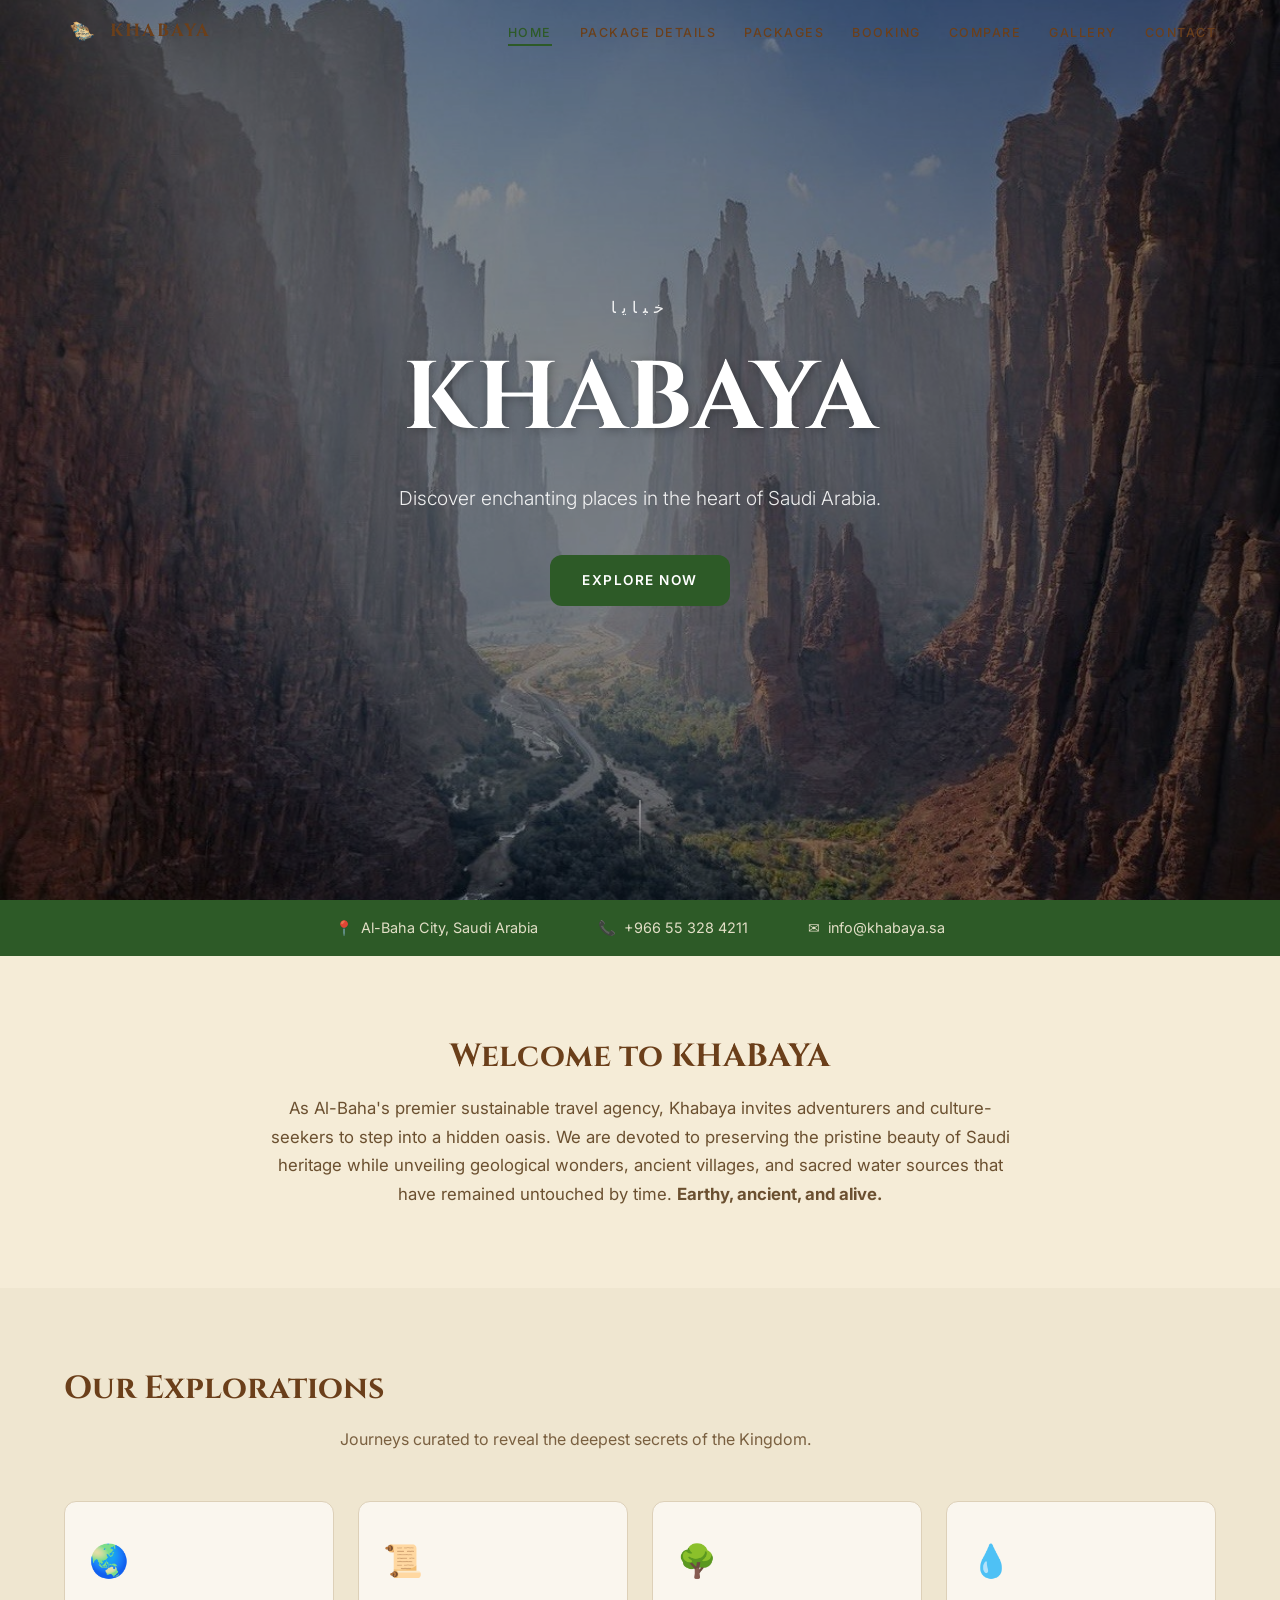
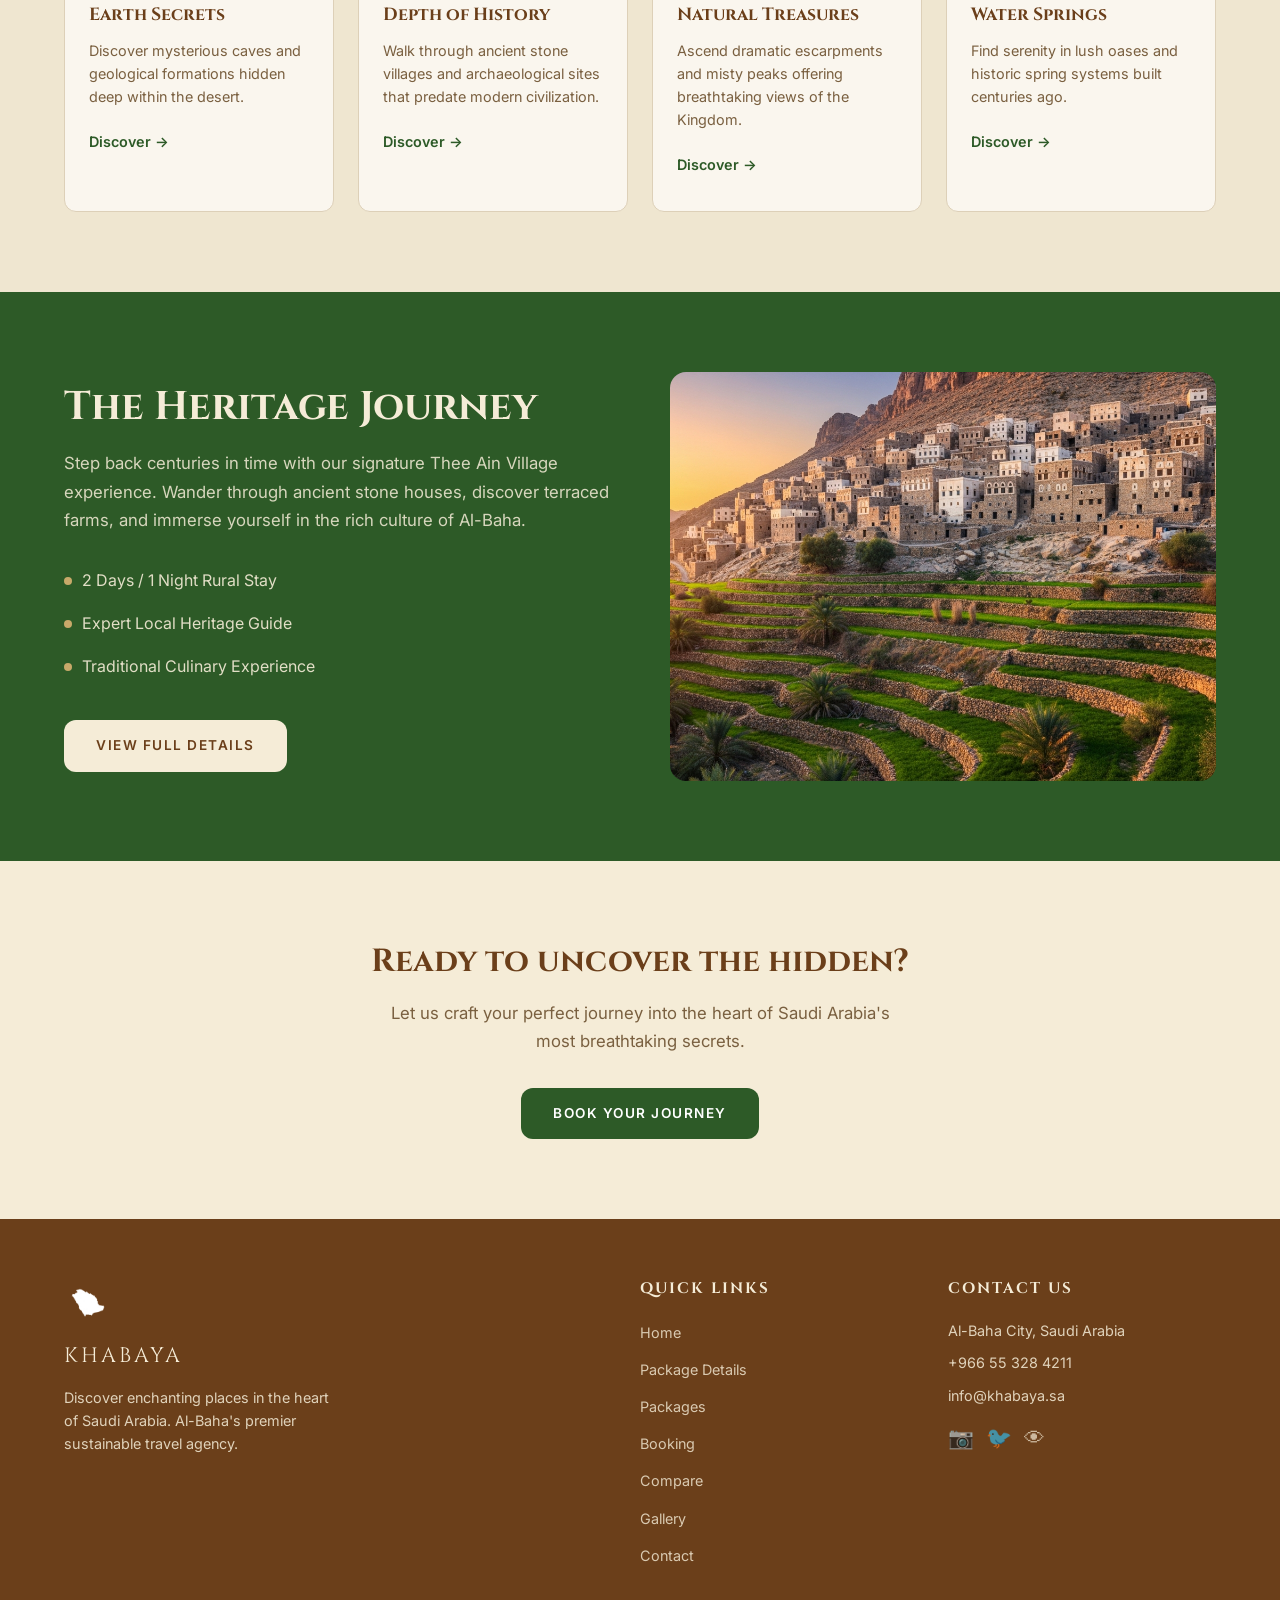
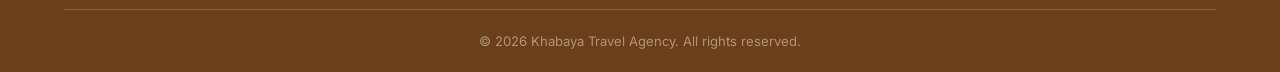
<file: index.html>
<!DOCTYPE html>
<html lang="en">

<head>
    <meta charset="UTF-8">
    <meta name="viewport" content="width=device-width, initial-scale=1.0">
    <title>KHABAYA - Saudi Travel & Tourism</title>
    <link rel="stylesheet" href="css/style.css">
    <link href="https://fonts.googleapis.com/css2?family=Cinzel:wght@400;600;700&family=Inter:wght@300;400;500;600&display=swap" rel="stylesheet">
</head>


<body>

    <!-- ======= شريط التنقل ======= -->
    <nav class="navbar" id="navbar">
        <div class="nav-container">
            <a href="index.html" class="nav-logo">
                <img src="images/logo.png" alt="Khabaya Logo">
                <span>KHABAYA</span>
            </a>
            <ul class="nav-links" id="navLinks">
                <li><a href="index.html" class="active">Home</a></li>
                <li><a href="package-details.html">Package Details</a></li>
                <li><a href="packages.html">Packages</a></li>
                <li><a href="booking.html">Booking</a></li>
                <li><a href="comparison.html">Compare</a></li>
                <li><a href="gallery.html">Gallery</a></li>
                <li><a href="contact.html">Contact</a></li>
            </ul>
            <button class="menu-btn" id="menuBtn" onclick="toggleMenu()">&#9776;</button>
        </div>
    </nav>

    <!-- ======= قسم الهيرو ======= -->
    <section class="hero">
        <div class="hero-overlay"></div>
        <img src="images/image.png" alt="Saudi Arabia" class="hero-img">
        <div class="hero-content">
            <p class="arabic-title">خبايا</p>
            <h1>KHABAYA</h1>
            <p class="hero-subtitle">Discover enchanting places in the heart of Saudi Arabia.</p>
            <a href="packages.html" class="btn-primary">Explore Now</a>
        </div>
        <div class="scroll-line"></div>
    </section>

    <!-- ======= معلومات التواصل والموقع ======= -->
    <section class="info-bar">
        <div class="container">
            <div class="info-bar-grid">
                <div class="info-bar-item">
                    <span>&#128205;</span>
                    <span>Al-Baha City, Saudi Arabia</span>
                </div>
                <div class="info-bar-item">
                    <span>&#128222;</span>
                    <span>+966 55 328 4211</span>
                </div>
                <div class="info-bar-item">
                    <span>&#9993;</span>
                    <span>info@khabaya.sa</span>
                </div>
            </div>
        </div>
    </section>

    <!-- ======= رسالة ترحيب ======= -->
    <section class="intro section-padding">
        <div class="container">
            <h2>Welcome to KHABAYA</h2>
            <p class="welcome-msg">
                As Al-Baha's premier sustainable travel agency, Khabaya invites adventurers and
                culture-seekers to step into a hidden oasis. We are devoted to preserving the pristine
                beauty of Saudi heritage while unveiling geological wonders, ancient villages, and sacred
                water sources that have remained untouched by time. <strong>Earthy, ancient, and alive.</strong>
            </p>
        </div>
    </section>

    <!-- ======= المجالات الأربعة ======= -->
    <section class="domains section-padding bg-light">
        <div class="container">
            <h2>Our Explorations</h2>
            <p class="section-subtitle">Journeys curated to reveal the deepest secrets of the Kingdom.</p>

            <div class="domains-grid">
                <div class="domain-card">
                    <div class="domain-icon">🌏</div>
                    <h3>Earth Secrets</h3>
                    <p>Discover mysterious caves and geological formations hidden deep within the desert.</p>
                    <a href="packages.html" class="card-link">Discover &rarr;</a>
                </div>
                <div class="domain-card">
                    <div class="domain-icon">📜</div>
                    <h3>Depth of History</h3>
                    <p>Walk through ancient stone villages and archaeological sites that predate modern civilization.</p>
                    <a href="packages.html" class="card-link">Discover &rarr;</a>
                </div>
                <div class="domain-card">
                    <div class="domain-icon">🌳</div>
                    <h3>Natural Treasures</h3>
                    <p>Ascend dramatic escarpments and misty peaks offering breathtaking views of the Kingdom.</p>
                    <a href="packages.html" class="card-link">Discover &rarr;</a>
                </div>
                <div class="domain-card">
                    <div class="domain-icon">💧</div>
                    <h3>Water Springs</h3>
                    <p>Find serenity in lush oases and historic spring systems built centuries ago.</p>
                    <a href="packages.html" class="card-link">Discover &rarr;</a>
                </div>
            </div>
        </div>
    </section>

    <!-- ======= الباقة المميزة ======= -->
    <section class="featured section-padding bg-green">
        <div class="container">
            <div class="featured-grid">
                <div class="featured-text">
                    <h2>The Heritage Journey</h2>
                    <p>
                        Step back centuries in time with our signature Thee Ain Village experience.
                        Wander through ancient stone houses, discover terraced farms, and immerse
                        yourself in the rich culture of Al-Baha.
                    </p>
                    <ul class="featured-list">
                        <li>2 Days / 1 Night Rural Stay</li>
                        <li>Expert Local Heritage Guide</li>
                        <li>Traditional Culinary Experience</li>
                    </ul>
                    <a href="package-details.html" class="btn-secondary">View Full Details</a>
                </div>
                <div class="featured-img-wrapper">
                    <img src="images/thee-ain.png" alt="Thee Ain Village">
                </div>
            </div>
        </div>
    </section>

    <!-- ======= CTA ======= -->
    <section class="cta section-padding">
        <div class="container text-center">
            <h2>Ready to uncover the hidden?</h2>
            <p>Let us craft your perfect journey into the heart of Saudi Arabia's most breathtaking secrets.</p>
            <a href="booking.html" class="btn-primary">Book Your Journey</a>
        </div>
    </section>

    <!-- ======= الفوتر ======= -->
    <footer class="footer">
        <div class="container">
            <div class="footer-grid">
                <div class="footer-brand">
                    <img src="images/logo.png" alt="Logo" class="footer-logo">
                    <span>KHABAYA</span>
                    <p>Discover enchanting places in the heart of Saudi Arabia. Al-Baha's premier sustainable travel agency.</p>
                </div>
                <div class="footer-links">
                    <h4>Quick Links</h4>
                    <ul>
                        <li><a href="index.html">Home</a></li>
                        <li><a href="package-details.html">Package Details</a></li>
                        <li><a href="packages.html">Packages</a></li>
                        <li><a href="booking.html">Booking</a></li>
                        <li><a href="comparison.html">Compare</a></li>
                        <li><a href="gallery.html">Gallery</a></li>
                        <li><a href="contact.html">Contact</a></li>
                    </ul>
                </div>
                <div class="footer-contact">
                    <h4>Contact Us</h4>
                    <p>Al-Baha City, Saudi Arabia</p>
                    <p>+966 55 328 4211</p>
                    <p>info@khabaya.sa</p>
                    <div class="social-links">
                        <a href="#" aria-label="Instagram">&#128247;</a>
                        <a href="#" aria-label="Twitter">&#128038;</a>
                        <a href="#" aria-label="Facebook">&#128065;</a>
                    </div>
                </div>
            </div>
            <div class="footer-bottom">
                <p>&copy; 2026 Khabaya Travel Agency. All rights reserved.</p>
            </div>
        </div>
    </footer>

    <script src="js/script.js"></script>
</body>
</html>
</file>
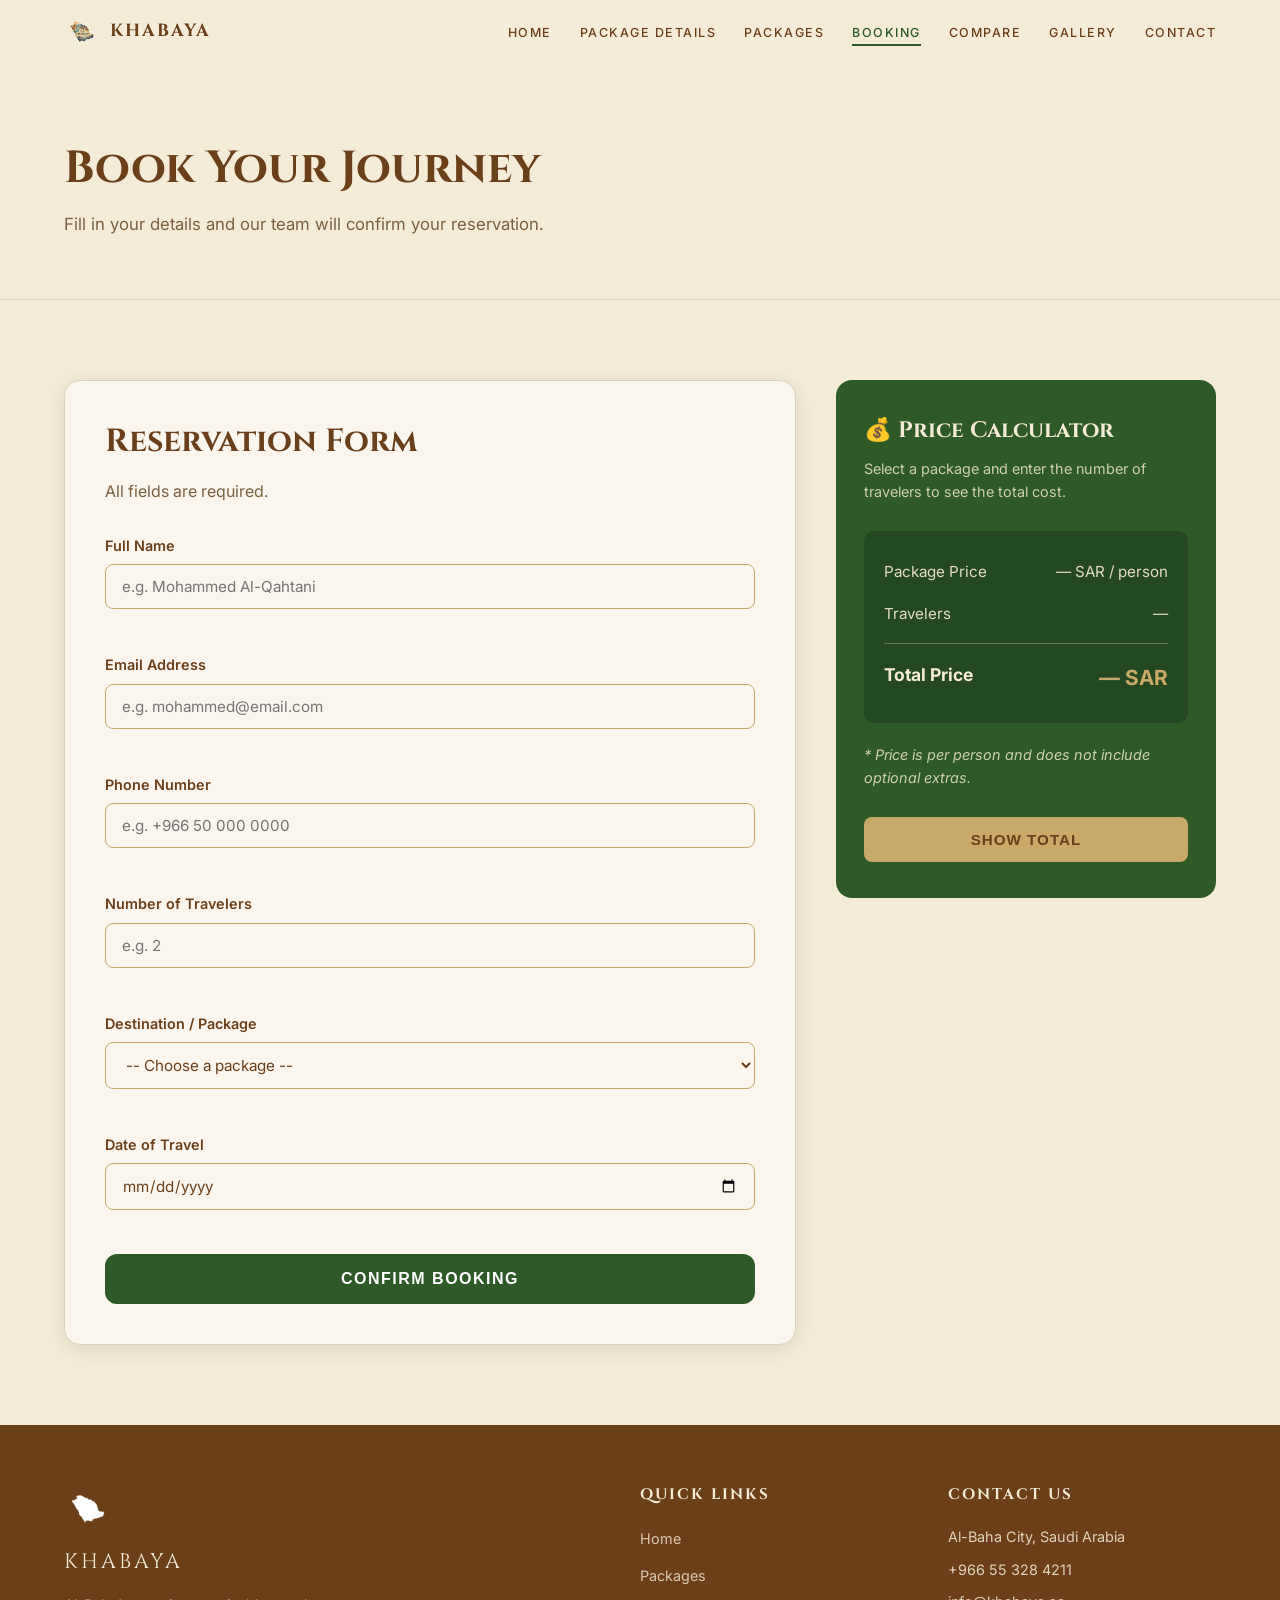
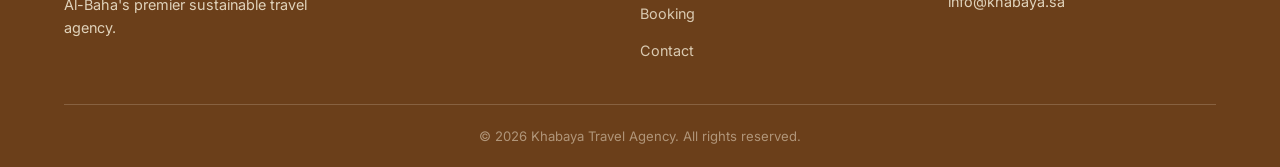
<file: booking.html>
<!DOCTYPE html>
<html lang="en">

<head>
    <meta charset="UTF-8">
    <meta name="viewport" content="width=device-width, initial-scale=1.0">
    <title>Booking - KHABAYA</title>
    <link rel="stylesheet" href="css/style.css">
    <link href="https://fonts.googleapis.com/css2?family=Cinzel:wght@400;600;700&family=Inter:wght@300;400;500;600&display=swap" rel="stylesheet">
</head>

<body>

    <!-- ======= شريط التنقل ======= -->
    <nav class="navbar scrolled" id="navbar">
        <div class="nav-container">
            <a href="index.html" class="nav-logo">
                <img src="images/logo.png" alt="Khabaya Logo">
                <span>KHABAYA</span>
            </a>
            <ul class="nav-links" id="navLinks">
                <li><a href="index.html">Home</a></li>
                <li><a href="package-details.html">Package Details</a></li>
                <li><a href="packages.html">Packages</a></li>
                <li><a href="booking.html" class="active">Booking</a></li>
                <li><a href="comparison.html">Compare</a></li>
                <li><a href="gallery.html">Gallery</a></li>
                <li><a href="contact.html">Contact</a></li>
            </ul>
            <button class="menu-btn" id="menuBtn" onclick="toggleMenu()">&#9776;</button>
        </div>
    </nav>

    <!-- ======= رأس الصفحة ======= -->
    <div class="page-header">
        <div class="container">
            <h1>Book Your Journey</h1>
            <p>Fill in your details and our team will confirm your reservation.</p>
        </div>
    </div>

    <!-- ======= نموذج الحجز مع الحاسبة ======= -->
    <section class="section-padding">
        <div class="container">
            <div class="booking-layout">

                <!-- ===== النموذج ===== -->
                <div class="booking-form-wrapper">
                    <h2>Reservation Form</h2>
                    <p style="color:#7a6040; margin-bottom:28px;">All fields are required.</p>

                    <form id="bookingForm" onsubmit="submitBookingForm(event)">

                        <!-- الاسم الكامل -->
                        <div class="form-group">
                            <label for="fullName">Full Name</label>
                            <input type="text" id="fullName" name="fullName"
                                   placeholder="e.g. Mohammed Al-Qahtani" required>
                            <span class="field-error" id="nameError"></span>
                        </div>

                        <!-- الإيميل -->
                        <div class="form-group">
                            <label for="email">Email Address</label>
                            <input type="email" id="email" name="email"
                                   placeholder="e.g. mohammed@email.com" required>
                            <span class="field-error" id="emailError"></span>
                        </div>

                        <!-- رقم الهاتف -->
                        <div class="form-group">
                            <label for="phone">Phone Number</label>
                            <input type="tel" id="phone" name="phone"
                                   placeholder="e.g. +966 50 000 0000" required>
                            <span class="field-error" id="phoneError"></span>
                        </div>

                        <!-- عدد المسافرين -->
                        <div class="form-group">
                            <label for="travelers">Number of Travelers</label>
                            <input type="number" id="travelers" name="travelers"
                                   placeholder="e.g. 2" min="1" max="20"
                                   oninput="calculatePrice()" required>
                            <span class="field-error" id="travelersError"></span>
                        </div>

                        <!-- اختيار الوجهة -->
                        <div class="form-group">
                            <label for="destination">Destination / Package</label>
                            <select id="destination" name="destination"
                                    onchange="calculatePrice(); showSelectedPackage()" required>
                                <option value="">-- Choose a package --</option>
                                <option value="secrets" data-price="350">Secrets — Heet Cave (350 SAR/person)</option>
                                <option value="heritage" data-price="550">Heritage — Thee Ain Village (550 SAR/person)</option>
                                <option value="islands" data-price="1300">Islands — Farasan Islands (1,300 SAR/person)</option>
                                <option value="earth" data-price="400">Earth Secrets — Al-Naslaa Rock (400 SAR/person)</option>
                                <option value="mountain" data-price="750">Natural Treasures — Shada Mountain (750 SAR/person)</option>
                                <option value="water" data-price="450">Water Springs — Al-Hasa Oasis (450 SAR/person)</option>
                            </select>
                            <span class="field-error" id="destError"></span>
                        </div>

                        <!-- رسالة تظهر عند اختيار باقة -->
                        <div id="pkgSelectedMsg" class="pkg-selected-msg" style="display:none;"></div>

                        <!-- تاريخ السفر -->
                        <div class="form-group">
                            <label for="travelDate">Date of Travel</label>
                            <input type="date" id="travelDate" name="travelDate" required>
                            <span class="field-error" id="dateError"></span>
                        </div>

                        <button type="submit" class="btn-primary btn-full" id="submitBtn">
                            Confirm Booking
                        </button>

                    </form>

                    <!-- رسالة النجاح -->
                    <div id="successMessage" class="success-message" style="display:none;">
                        &#10003; Thank you for your request! We will contact you soon.
                    </div>
                </div>

                <!-- ===== حاسبة السعر ===== -->
                <div class="calculator-box">
                    <h3>&#128176; Price Calculator</h3>
                    <p>Select a package and enter the number of travelers to see the total cost.</p>

                    <div class="calc-display">
                        <div class="calc-row">
                            <span>Package Price</span>
                            <span id="calcPricePerPerson">— SAR / person</span>
                        </div>
                        <div class="calc-row">
                            <span>Travelers</span>
                            <span id="calcTravelers">—</span>
                        </div>
                        <div class="calc-divider"></div>
                        <div class="calc-row calc-total">
                            <span>Total Price</span>
                            <span id="calcTotal">— SAR</span>
                        </div>
                    </div>

                    <p class="calc-note">* Price is per person and does not include optional extras.</p>

                    <!-- تغيير لون الزر عند التفاعل -->
                    <button class="btn-calc" id="calcBtn" onclick="highlightTotal()">
                        Show Total
                    </button>
                </div>

            </div>
        </div>
    </section>

    <!-- ======= الفوتر ======= -->
    <footer class="footer">
        <div class="container">
            <div class="footer-grid">
                <div class="footer-brand">
                    <img src="images/logo.png" alt="Logo" class="footer-logo">
                    <span>KHABAYA</span>
                    <p>Al-Baha's premier sustainable travel agency.</p>
                </div>
                <div class="footer-links">
                    <h4>Quick Links</h4>
                    <ul>
                        <li><a href="index.html">Home</a></li>
                        <li><a href="packages.html">Packages</a></li>
                        <li><a href="booking.html">Booking</a></li>
                        <li><a href="contact.html">Contact</a></li>
                    </ul>
                </div>
                <div class="footer-contact">
                    <h4>Contact Us</h4>
                    <p>Al-Baha City, Saudi Arabia</p>
                    <p>+966 55 328 4211</p>
                    <p>info@khabaya.sa</p>
                </div>
            </div>
            <div class="footer-bottom">
                <p>&copy; 2026 Khabaya Travel Agency. All rights reserved.</p>
            </div>
        </div>
    </footer>

    <script src="js/script.js"></script>
</body>
</html>
</file>
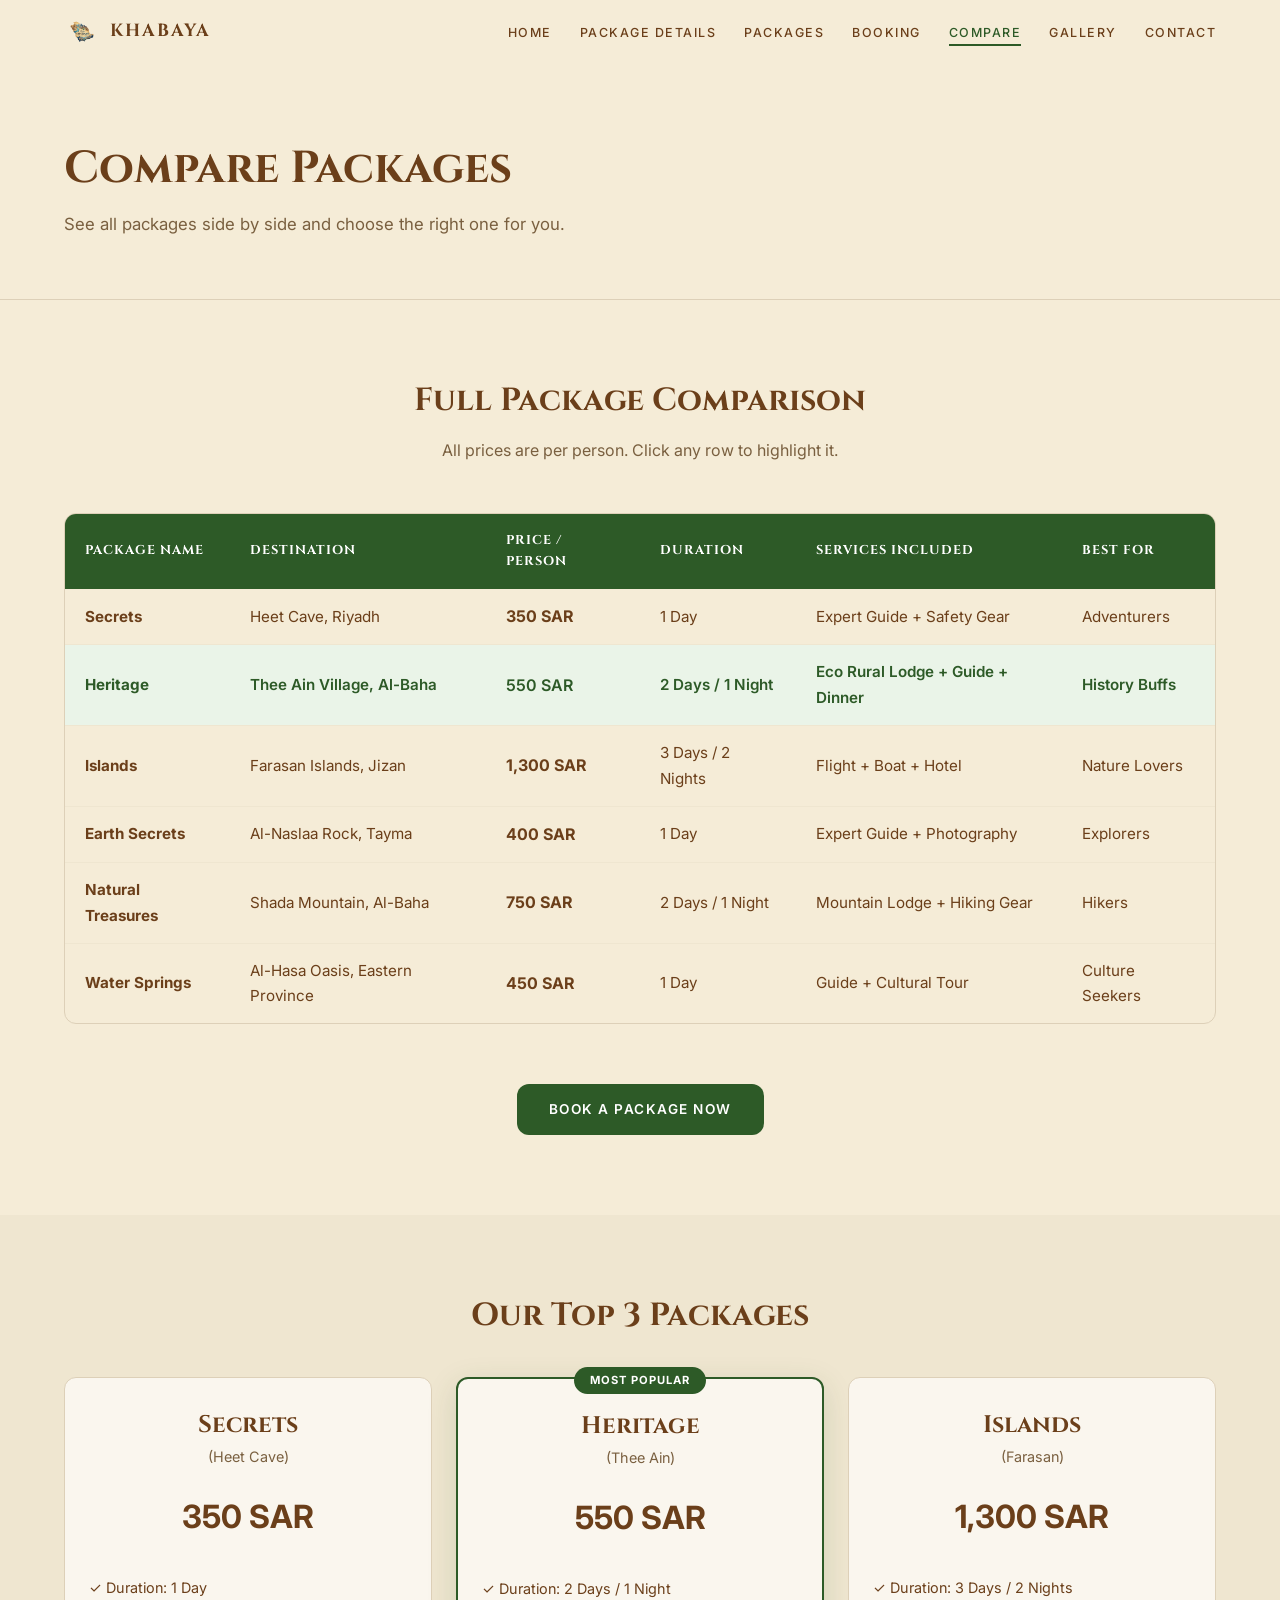
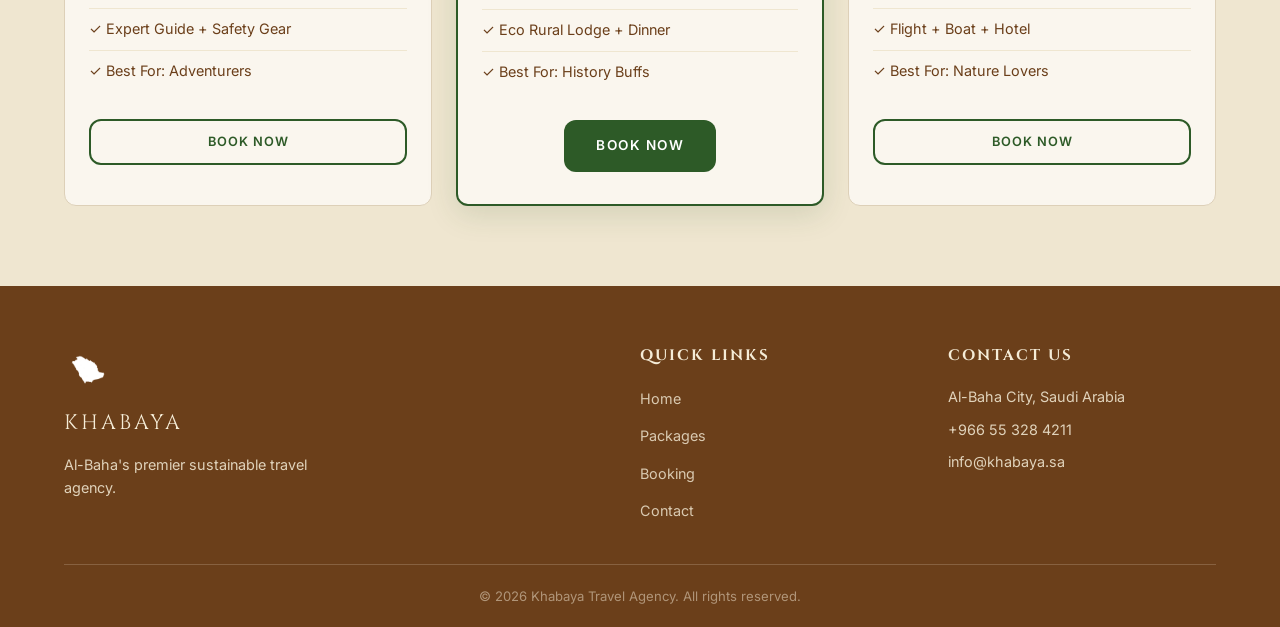
<file: comparison.html>
<!DOCTYPE html>
<html lang="en">

<head>
    <meta charset="UTF-8">
    <meta name="viewport" content="width=device-width, initial-scale=1.0">
    <title>Compare Packages - KHABAYA</title>
    <link rel="stylesheet" href="css/style.css">
    <link href="https://fonts.googleapis.com/css2?family=Cinzel:wght@400;600;700&family=Inter:wght@300;400;500;600&display=swap" rel="stylesheet">
</head>

<body>

    <!-- ======= شريط التنقل ======= -->
    <nav class="navbar scrolled" id="navbar">
        <div class="nav-container">
            <a href="index.html" class="nav-logo">
                <img src="images/logo.png" alt="Khabaya Logo">
                <span>KHABAYA</span>
            </a>
            <ul class="nav-links" id="navLinks">
                <li><a href="index.html">Home</a></li>
                <li><a href="package-details.html">Package Details</a></li>
                <li><a href="packages.html">Packages</a></li>
                <li><a href="booking.html">Booking</a></li>
                <li><a href="comparison.html" class="active">Compare</a></li>
                <li><a href="gallery.html">Gallery</a></li>
                <li><a href="contact.html">Contact</a></li>
            </ul>
            <button class="menu-btn" id="menuBtn" onclick="toggleMenu()">&#9776;</button>
        </div>
    </nav>

    <!-- ======= رأس الصفحة ======= -->
    <div class="page-header">
        <div class="container">
            <h1>Compare Packages</h1>
            <p>See all packages side by side and choose the right one for you.</p>
        </div>
    </div>

    <!-- ======= جدول المقارنة الكامل ======= -->
    <section class="section-padding">
        <div class="container">
            <h2 class="text-center">Full Package Comparison</h2>
            <p class="section-subtitle text-center">All prices are per person. Click any row to highlight it.</p>

            <div class="table-wrapper">
                <table class="comparison-table" id="compTable">
                    <thead>
                        <tr>
                            <th>Package Name</th>
                            <th>Destination</th>
                            <th>Price / Person</th>
                            <th>Duration</th>
                            <th>Services Included</th>
                            <th>Best For</th>
                        </tr>
                    </thead>
                    <tbody>
                        <tr onclick="highlightRow(this)">
                            <td><strong>Secrets</strong></td>
                            <td>Heet Cave, Riyadh</td>
                            <td class="price">350 SAR</td>
                            <td>1 Day</td>
                            <td>Expert Guide + Safety Gear</td>
                            <td>Adventurers</td>
                        </tr>
                        <tr class="highlighted-row" onclick="highlightRow(this)">
                            <td><strong>Heritage</strong></td>
                            <td>Thee Ain Village, Al-Baha</td>
                            <td class="price">550 SAR</td>
                            <td>2 Days / 1 Night</td>
                            <td>Eco Rural Lodge + Guide + Dinner</td>
                            <td>History Buffs</td>
                        </tr>
                        <tr onclick="highlightRow(this)">
                            <td><strong>Islands</strong></td>
                            <td>Farasan Islands, Jizan</td>
                            <td class="price">1,300 SAR</td>
                            <td>3 Days / 2 Nights</td>
                            <td>Flight + Boat + Hotel</td>
                            <td>Nature Lovers</td>
                        </tr>
                        <tr onclick="highlightRow(this)">
                            <td><strong>Earth Secrets</strong></td>
                            <td>Al-Naslaa Rock, Tayma</td>
                            <td class="price">400 SAR</td>
                            <td>1 Day</td>
                            <td>Expert Guide + Photography</td>
                            <td>Explorers</td>
                        </tr>
                        <tr onclick="highlightRow(this)">
                            <td><strong>Natural Treasures</strong></td>
                            <td>Shada Mountain, Al-Baha</td>
                            <td class="price">750 SAR</td>
                            <td>2 Days / 1 Night</td>
                            <td>Mountain Lodge + Hiking Gear</td>
                            <td>Hikers</td>
                        </tr>
                        <tr onclick="highlightRow(this)">
                            <td><strong>Water Springs</strong></td>
                            <td>Al-Hasa Oasis, Eastern Province</td>
                            <td class="price">450 SAR</td>
                            <td>1 Day</td>
                            <td>Guide + Cultural Tour</td>
                            <td>Culture Seekers</td>
                        </tr>
                    </tbody>
                </table>
            </div>

            <div class="text-center" style="margin-top: 40px;">
                <a href="booking.html" class="btn-primary">Book a Package Now</a>
            </div>
        </div>
    </section>

    <!-- ======= مقارنة البطاقات ======= -->
    <section class="section-padding bg-light">
        <div class="container">
            <h2 class="text-center">Our Top 3 Packages</h2>
            <div class="packages-grid" style="margin-top:40px;">

                <div class="package-card">
                    <h3>Secrets</h3>
                    <p class="pkg-subtitle">(Heet Cave)</p>
                    <p class="pkg-price">350 SAR</p>
                    <ul class="pkg-features">
                        <li>&#10003; Duration: 1 Day</li>
                        <li>&#10003; Expert Guide + Safety Gear</li>
                        <li>&#10003; Best For: Adventurers</li>
                    </ul>
                    <a href="booking.html" class="btn-outline">Book Now</a>
                </div>

                <div class="package-card popular">
                    <div class="popular-badge">Most Popular</div>
                    <h3>Heritage</h3>
                    <p class="pkg-subtitle">(Thee Ain)</p>
                    <p class="pkg-price">550 SAR</p>
                    <ul class="pkg-features">
                        <li>&#10003; Duration: 2 Days / 1 Night</li>
                        <li>&#10003; Eco Rural Lodge + Dinner</li>
                        <li>&#10003; Best For: History Buffs</li>
                    </ul>
                    <a href="booking.html" class="btn-primary">Book Now</a>
                </div>

                <div class="package-card">
                    <h3>Islands</h3>
                    <p class="pkg-subtitle">(Farasan)</p>
                    <p class="pkg-price">1,300 SAR</p>
                    <ul class="pkg-features">
                        <li>&#10003; Duration: 3 Days / 2 Nights</li>
                        <li>&#10003; Flight + Boat + Hotel</li>
                        <li>&#10003; Best For: Nature Lovers</li>
                    </ul>
                    <a href="booking.html" class="btn-outline">Book Now</a>
                </div>

            </div>
        </div>
    </section>

    <!-- ======= الفوتر ======= -->
    <footer class="footer">
        <div class="container">
            <div class="footer-grid">
                <div class="footer-brand">
                    <img src="images/logo.png" alt="Logo" class="footer-logo">
                    <span>KHABAYA</span>
                    <p>Al-Baha's premier sustainable travel agency.</p>
                </div>
                <div class="footer-links">
                    <h4>Quick Links</h4>
                    <ul>
                        <li><a href="index.html">Home</a></li>
                        <li><a href="packages.html">Packages</a></li>
                        <li><a href="booking.html">Booking</a></li>
                        <li><a href="contact.html">Contact</a></li>
                    </ul>
                </div>
                <div class="footer-contact">
                    <h4>Contact Us</h4>
                    <p>Al-Baha City, Saudi Arabia</p>
                    <p>+966 55 328 4211</p>
                    <p>info@khabaya.sa</p>
                </div>
            </div>
            <div class="footer-bottom">
                <p>&copy; 2026 Khabaya Travel Agency. All rights reserved.</p>
            </div>
        </div>
    </footer>

    <script src="js/script.js"></script>
</body>
</html>
</file>
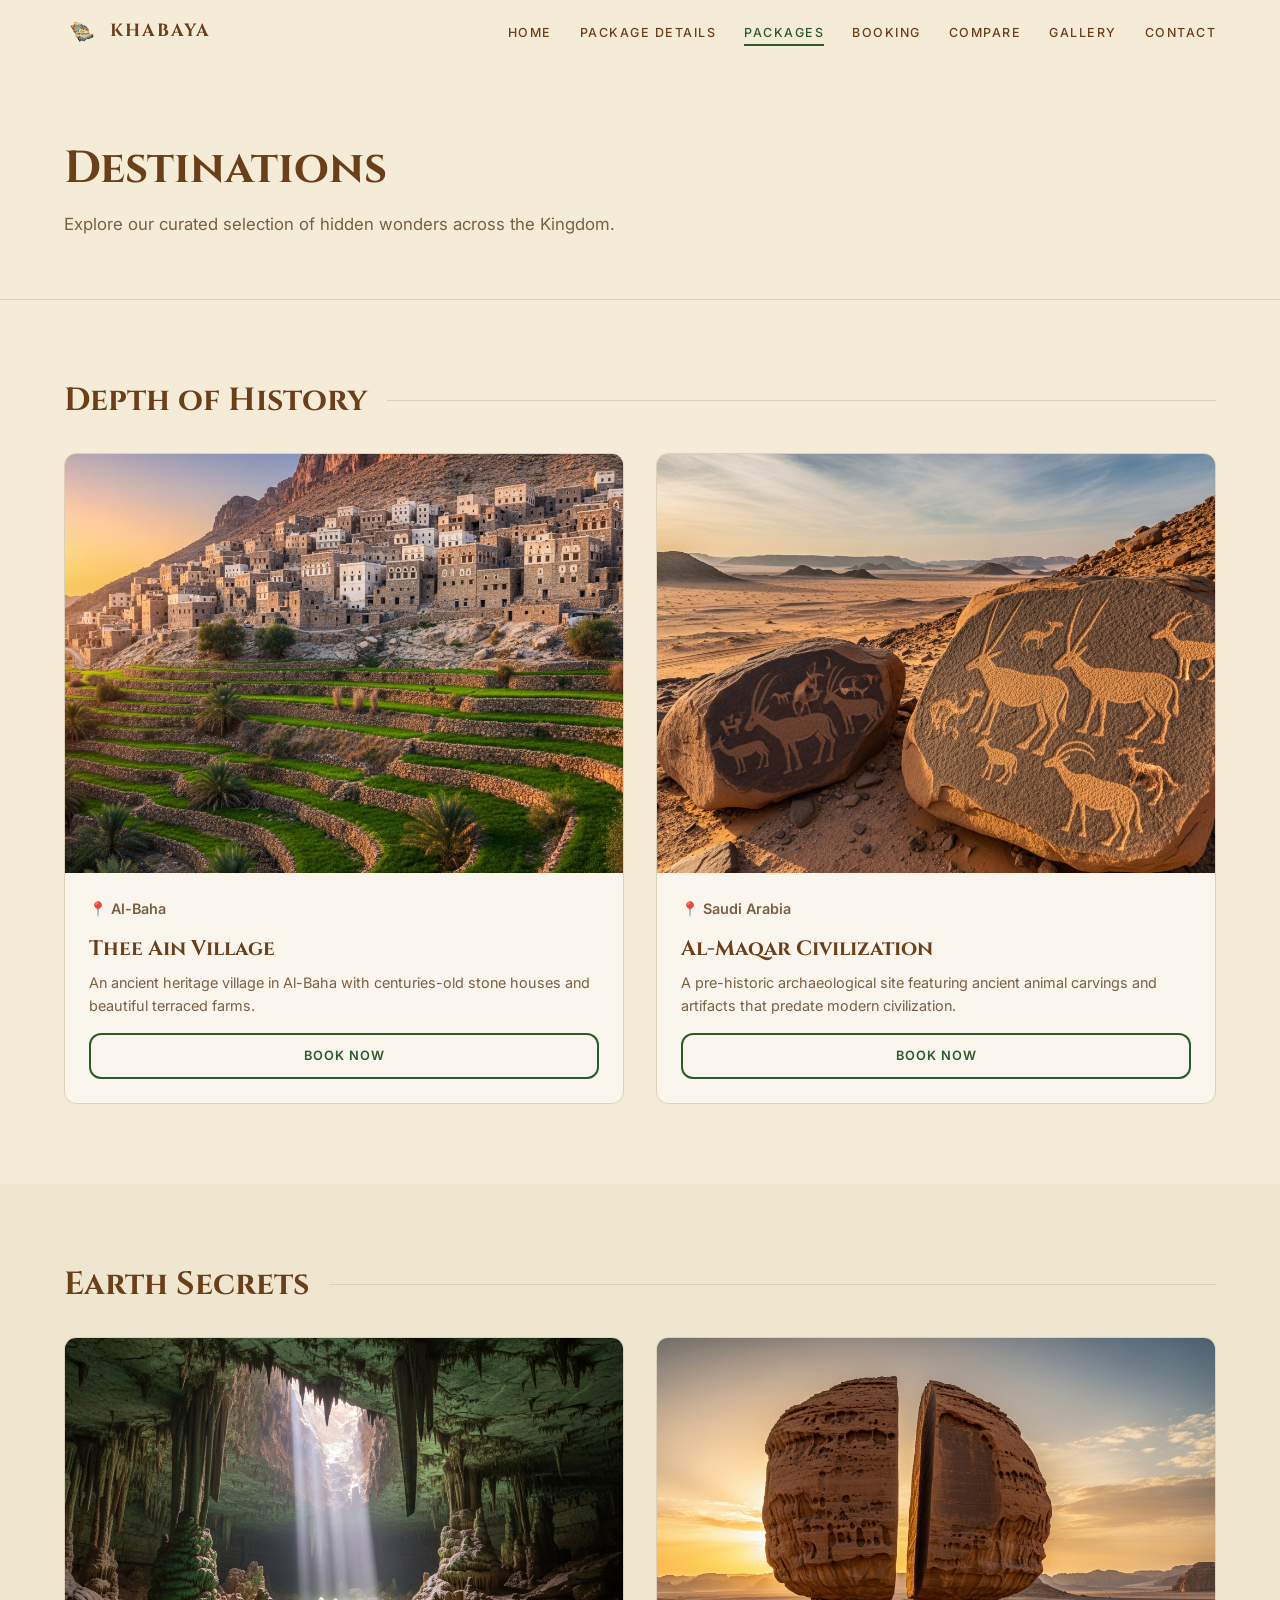
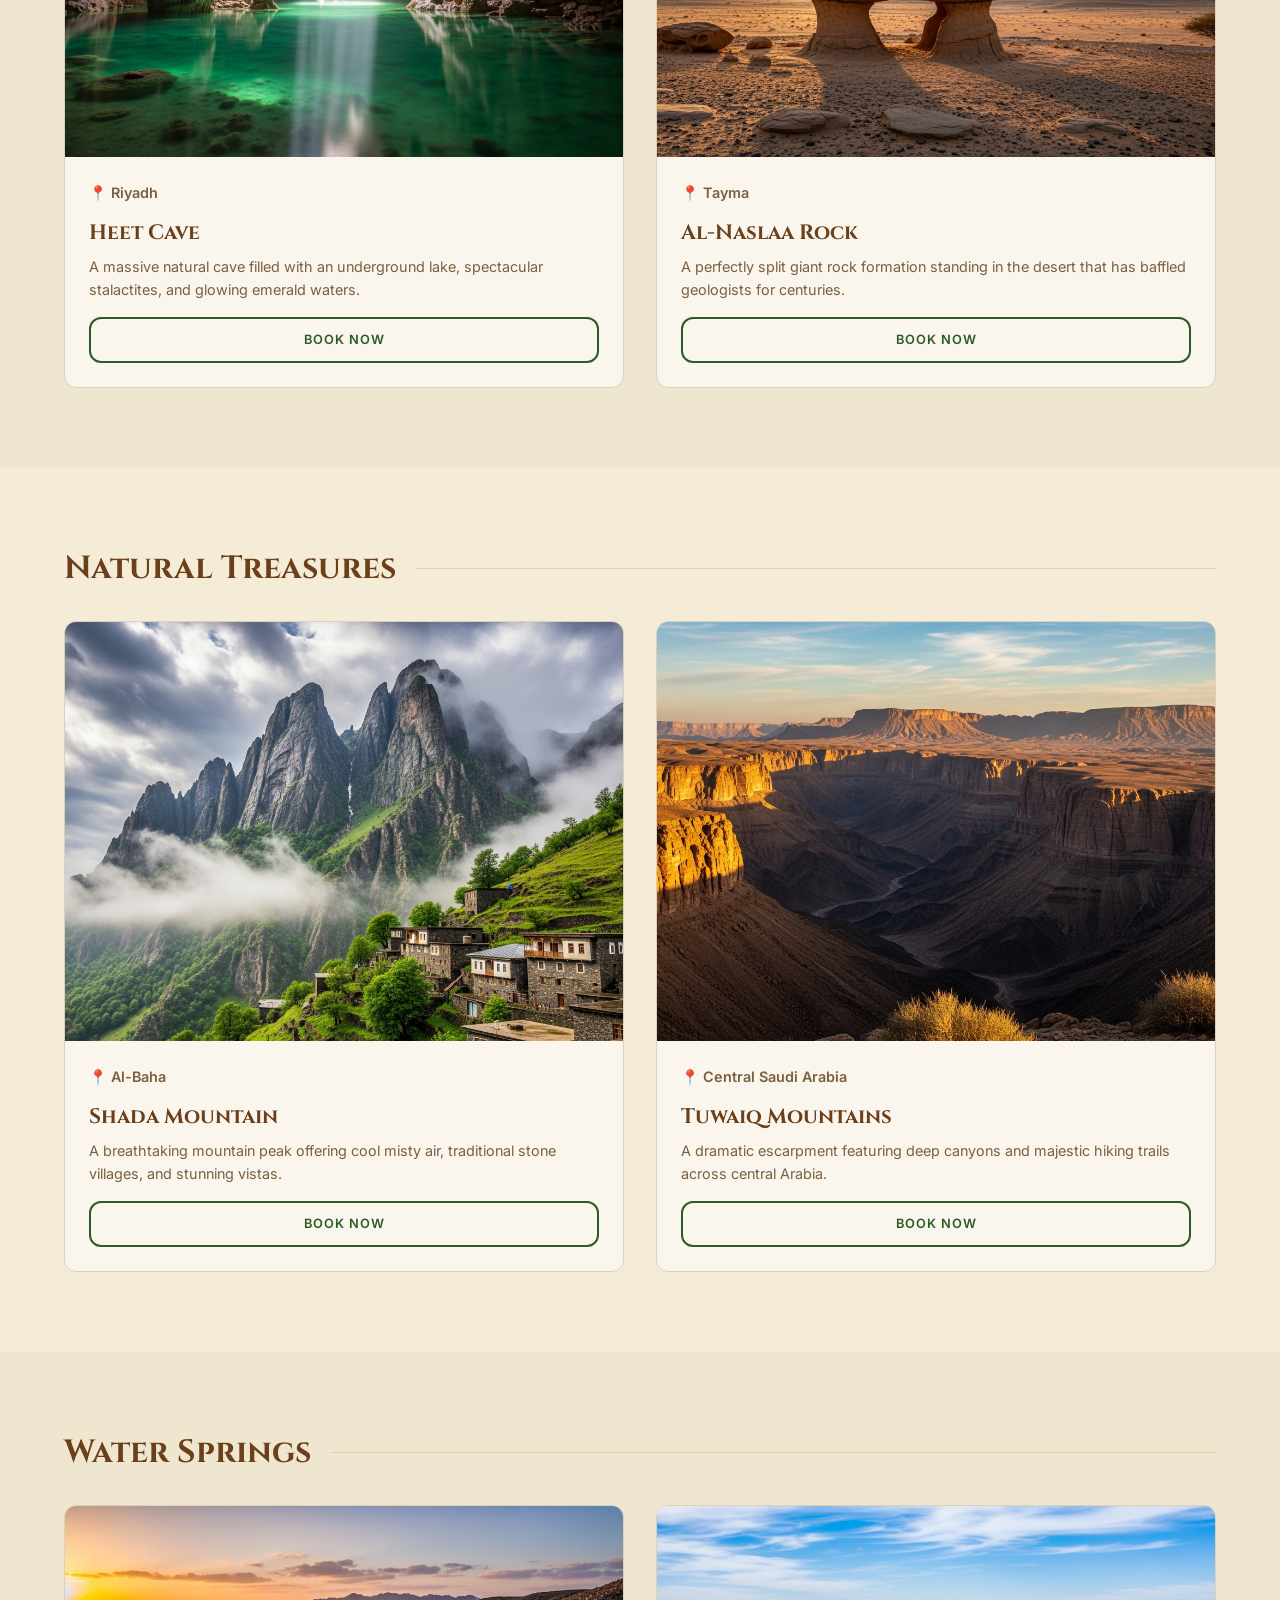
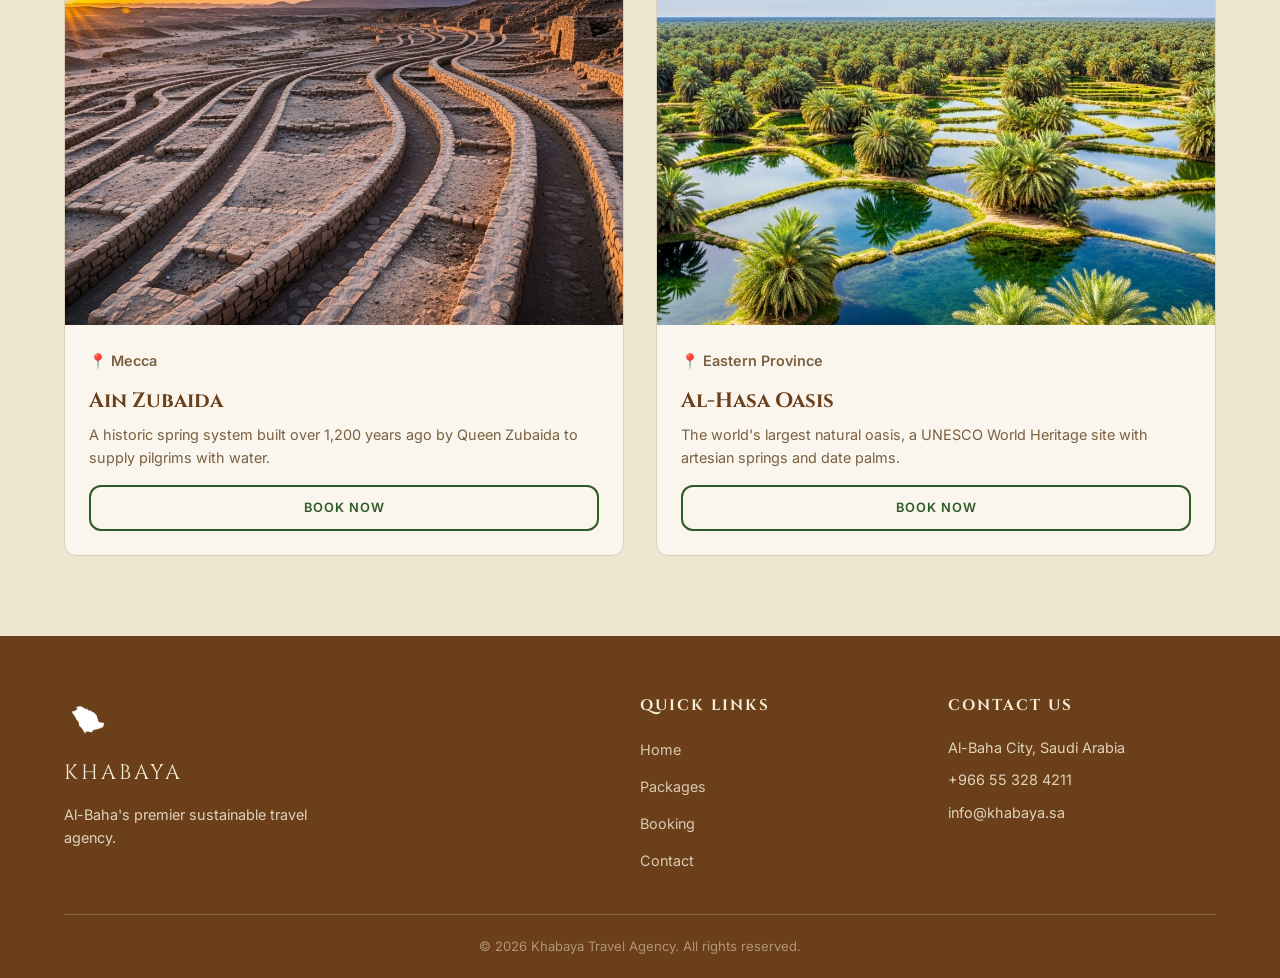
<file: destinations.html>
<!DOCTYPE html>
<html lang="en">

<head>
    <meta charset="UTF-8">
    <meta name="viewport" content="width=device-width, initial-scale=1.0">
    <title>Destinations - KHABAYA</title>
    <link rel="stylesheet" href="css/style.css">
    <link href="https://fonts.googleapis.com/css2?family=Cinzel:wght@400;600;700&family=Inter:wght@300;400;500;600&display=swap" rel="stylesheet">
</head>

<body>

    <nav class="navbar scrolled" id="navbar">
        <div class="nav-container">
            <a href="index.html" class="nav-logo">
                <img src="images/logo.png" alt="Khabaya Logo">
                <span>KHABAYA</span>
            </a>
            <ul class="nav-links" id="navLinks">
                <li><a href="index.html">Home</a></li>
                <li><a href="package-details.html">Package Details</a></li>
                <li><a href="packages.html" class="active">Packages</a></li>
                <li><a href="booking.html">Booking</a></li>
                <li><a href="comparison.html">Compare</a></li>
                <li><a href="gallery.html">Gallery</a></li>
                <li><a href="contact.html">Contact</a></li>
            </ul>
            <button class="menu-btn" id="menuBtn" onclick="toggleMenu()">&#9776;</button>
        </div>
    </nav>

    <div class="page-header">
        <div class="container">
            <h1>Destinations</h1>
            <p>Explore our curated selection of hidden wonders across the Kingdom.</p>
        </div>
    </div>

    <section class="dest-section section-padding">
        <div class="container">
            <div class="section-title-line"><h2>Depth of History</h2></div>
            <div class="cards-grid">
                <div class="dest-card">
                    <div class="card-img-wrapper"><img src="images/thee-ain.png" alt="Thee Ain Village"></div>
                    <div class="card-body">
                        <p class="card-location">&#128205; Al-Baha</p>
                        <h3>Thee Ain Village</h3>
                        <p>An ancient heritage village in Al-Baha with centuries-old stone houses and beautiful terraced farms.</p>
                        <a href="booking.html" class="btn-outline">Book Now</a>
                    </div>
                </div>
                <div class="dest-card">
                    <div class="card-img-wrapper"><img src="images/al-maqar.png" alt="Al-Maqar Civilization"></div>
                    <div class="card-body">
                        <p class="card-location">&#128205; Saudi Arabia</p>
                        <h3>Al-Maqar Civilization</h3>
                        <p>A pre-historic archaeological site featuring ancient animal carvings and artifacts that predate modern civilization.</p>
                        <a href="booking.html" class="btn-outline">Book Now</a>
                    </div>
                </div>
            </div>
        </div>
    </section>

    <section class="dest-section section-padding bg-light">
        <div class="container">
            <div class="section-title-line"><h2>Earth Secrets</h2></div>
            <div class="cards-grid">
                <div class="dest-card">
                    <div class="card-img-wrapper"><img src="images/heet-cave.png" alt="Heet Cave"></div>
                    <div class="card-body">
                        <p class="card-location">&#128205; Riyadh</p>
                        <h3>Heet Cave</h3>
                        <p>A massive natural cave filled with an underground lake, spectacular stalactites, and glowing emerald waters.</p>
                        <a href="booking.html" class="btn-outline">Book Now</a>
                    </div>
                </div>
                <div class="dest-card">
                    <div class="card-img-wrapper"><img src="images/al-naslaa.png" alt="Al-Naslaa Rock"></div>
                    <div class="card-body">
                        <p class="card-location">&#128205; Tayma</p>
                        <h3>Al-Naslaa Rock</h3>
                        <p>A perfectly split giant rock formation standing in the desert that has baffled geologists for centuries.</p>
                        <a href="booking.html" class="btn-outline">Book Now</a>
                    </div>
                </div>
            </div>
        </div>
    </section>

    <section class="dest-section section-padding">
        <div class="container">
            <div class="section-title-line"><h2>Natural Treasures</h2></div>
            <div class="cards-grid">
                <div class="dest-card">
                    <div class="card-img-wrapper"><img src="images/shada-mountain.png" alt="Shada Mountain"></div>
                    <div class="card-body">
                        <p class="card-location">&#128205; Al-Baha</p>
                        <h3>Shada Mountain</h3>
                        <p>A breathtaking mountain peak offering cool misty air, traditional stone villages, and stunning vistas.</p>
                        <a href="booking.html" class="btn-outline">Book Now</a>
                    </div>
                </div>
                <div class="dest-card">
                    <div class="card-img-wrapper"><img src="images/tuwaiq-mountains.png" alt="Tuwaiq Mountains"></div>
                    <div class="card-body">
                        <p class="card-location">&#128205; Central Saudi Arabia</p>
                        <h3>Tuwaiq Mountains</h3>
                        <p>A dramatic escarpment featuring deep canyons and majestic hiking trails across central Arabia.</p>
                        <a href="booking.html" class="btn-outline">Book Now</a>
                    </div>
                </div>
            </div>
        </div>
    </section>

    <section class="dest-section section-padding bg-light">
        <div class="container">
            <div class="section-title-line"><h2>Water Springs</h2></div>
            <div class="cards-grid">
                <div class="dest-card">
                    <div class="card-img-wrapper"><img src="images/ain-zubaida.png" alt="Ain Zubaida"></div>
                    <div class="card-body">
                        <p class="card-location">&#128205; Mecca</p>
                        <h3>Ain Zubaida</h3>
                        <p>A historic spring system built over 1,200 years ago by Queen Zubaida to supply pilgrims with water.</p>
                        <a href="booking.html" class="btn-outline">Book Now</a>
                    </div>
                </div>
                <div class="dest-card">
                    <div class="card-img-wrapper"><img src="images/al-hasa.png" alt="Al-Hasa Oasis"></div>
                    <div class="card-body">
                        <p class="card-location">&#128205; Eastern Province</p>
                        <h3>Al-Hasa Oasis</h3>
                        <p>The world's largest natural oasis, a UNESCO World Heritage site with artesian springs and date palms.</p>
                        <a href="booking.html" class="btn-outline">Book Now</a>
                    </div>
                </div>
            </div>
        </div>
    </section>

    <footer class="footer">
        <div class="container">
            <div class="footer-grid">
                <div class="footer-brand">
                    <img src="images/logo.png" alt="Logo" class="footer-logo">
                    <span>KHABAYA</span>
                    <p>Al-Baha's premier sustainable travel agency.</p>
                </div>
                <div class="footer-links">
                    <h4>Quick Links</h4>
                    <ul>
                        <li><a href="index.html">Home</a></li>
                        <li><a href="packages.html">Packages</a></li>
                        <li><a href="booking.html">Booking</a></li>
                        <li><a href="contact.html">Contact</a></li>
                    </ul>
                </div>
                <div class="footer-contact">
                    <h4>Contact Us</h4>
                    <p>Al-Baha City, Saudi Arabia</p>
                    <p>+966 55 328 4211</p>
                    <p>info@khabaya.sa</p>
                </div>
            </div>
            <div class="footer-bottom">
                <p>&copy; 2026 Khabaya Travel Agency. All rights reserved.</p>
            </div>
        </div>
    </footer>

    <script src="js/script.js"></script>
</body>
</html>
</file>
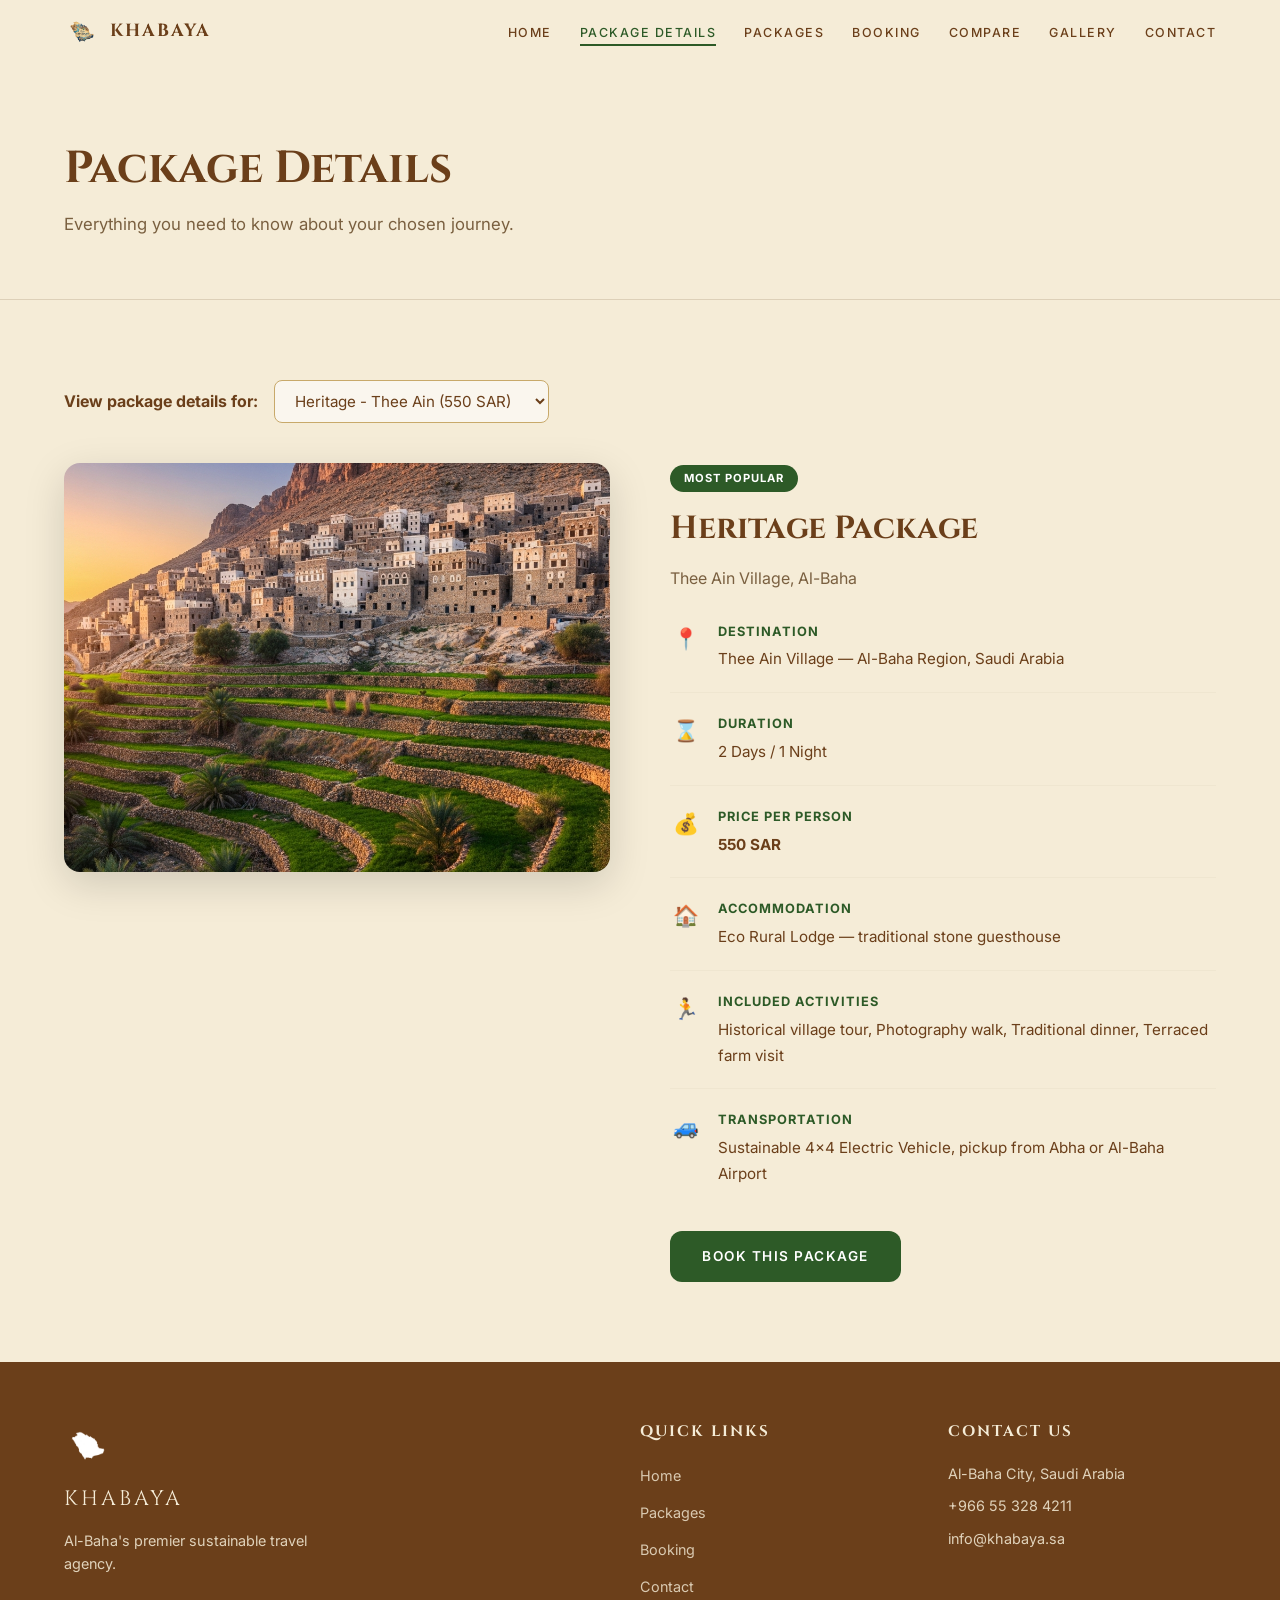
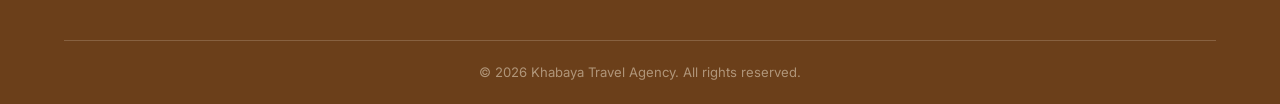
<file: package-details.html>
<!DOCTYPE html>
<html lang="en">

<head>
    <meta charset="UTF-8">
    <meta name="viewport" content="width=device-width, initial-scale=1.0">
    <title>Package Details - KHABAYA</title>
    <link rel="stylesheet" href="css/style.css">
    <link href="https://fonts.googleapis.com/css2?family=Cinzel:wght@400;600;700&family=Inter:wght@300;400;500;600&display=swap" rel="stylesheet">
</head>

<body>

    <!-- ======= شريط التنقل ======= -->
    <nav class="navbar scrolled" id="navbar">
        <div class="nav-container">
            <a href="index.html" class="nav-logo">
                <img src="images/logo.png" alt="Khabaya Logo">
                <span>KHABAYA</span>
            </a>
            <ul class="nav-links" id="navLinks">
                <li><a href="index.html">Home</a></li>
                <li><a href="package-details.html" class="active">Package Details</a></li>
                <li><a href="packages.html">Packages</a></li>
                <li><a href="booking.html">Booking</a></li>
                <li><a href="comparison.html">Compare</a></li>
                <li><a href="gallery.html">Gallery</a></li>
                <li><a href="contact.html">Contact</a></li>
            </ul>
            <button class="menu-btn" id="menuBtn" onclick="toggleMenu()">&#9776;</button>
        </div>
    </nav>

    <!-- ======= رأس الصفحة ======= -->
    <div class="page-header">
        <div class="container">
            <h1>Package Details</h1>
            <p>Everything you need to know about your chosen journey.</p>
        </div>
    </div>

    <!-- ======= تفاصيل الباقة ======= -->
    <section class="section-padding">
        <div class="container">

            <!-- اختيار الباقة للعرض -->
            <div class="pkg-selector">
                <label for="pkgSelect"><strong>View package details for:</strong></label>
                <select id="pkgSelect" onchange="showPackageDetails(this.value)">
                    <option value="secrets">Secrets - Heet Cave (350 SAR)</option>
                    <option value="heritage" selected>Heritage - Thee Ain (550 SAR)</option>
                    <option value="islands">Islands - Farasan (1,300 SAR)</option>
                </select>
            </div>

            <!-- تفاصيل الباقة -->
            <div class="details-grid">

                <!-- صورة الباقة -->
                <div class="details-img-col">
                    <img src="images/thee-ain.png" alt="Package Image" id="pkgImage" class="details-main-img">

                    <!-- رسالة تظهر عند اختيار باقة -->
                    <div id="pkgMessage" class="pkg-msg" style="display:none;"></div>
                </div>

                <!-- معلومات الباقة -->
                <div class="details-info-col">

                    <div class="detail-badge" id="pkgBadge">Most Popular</div>
                    <h2 id="pkgTitle">Heritage Package</h2>
                    <p id="pkgSubtitle" class="pkg-subtitle-text">Thee Ain Village, Al-Baha</p>

                    <div class="detail-items">

                        <div class="detail-item">
                            <span class="detail-icon">&#128205;</span>
                            <div>
                                <strong>Destination</strong>
                                <p id="pkgDestination">Thee Ain Village — Al-Baha Region, Saudi Arabia</p>
                            </div>
                        </div>

                        <div class="detail-item">
                            <span class="detail-icon">&#8987;</span>
                            <div>
                                <strong>Duration</strong>
                                <p id="pkgDuration">2 Days / 1 Night</p>
                            </div>
                        </div>

                        <div class="detail-item">
                            <span class="detail-icon">&#128176;</span>
                            <div>
                                <strong>Price per Person</strong>
                                <p id="pkgPrice" class="price-highlight">550 SAR</p>
                            </div>
                        </div>

                        <div class="detail-item">
                            <span class="detail-icon">&#127968;</span>
                            <div>
                                <strong>Accommodation</strong>
                                <p id="pkgHotel">Eco Rural Lodge — traditional stone guesthouse</p>
                            </div>
                        </div>

                        <div class="detail-item">
                            <span class="detail-icon">&#127939;</span>
                            <div>
                                <strong>Included Activities</strong>
                                <p id="pkgActivities">Historical village tour, Photography walk, Traditional dinner, Terraced farm visit</p>
                            </div>
                        </div>

                        <div class="detail-item">
                            <span class="detail-icon">&#128665;</span>
                            <div>
                                <strong>Transportation</strong>
                                <p id="pkgTransport">Sustainable 4x4 Electric Vehicle, pickup from Abha or Al-Baha Airport</p>
                            </div>
                        </div>

                    </div>

                    <a href="booking.html" class="btn-primary" style="margin-top: 24px; display: inline-block;">
                        Book This Package
                    </a>

                </div>
            </div>
        </div>
    </section>

    <!-- ======= الفوتر ======= -->
    <footer class="footer">
        <div class="container">
            <div class="footer-grid">
                <div class="footer-brand">
                    <img src="images/logo.png" alt="Logo" class="footer-logo">
                    <span>KHABAYA</span>
                    <p>Al-Baha's premier sustainable travel agency.</p>
                </div>
                <div class="footer-links">
                    <h4>Quick Links</h4>
                    <ul>
                        <li><a href="index.html">Home</a></li>
                        <li><a href="packages.html">Packages</a></li>
                        <li><a href="booking.html">Booking</a></li>
                        <li><a href="contact.html">Contact</a></li>
                    </ul>
                </div>
                <div class="footer-contact">
                    <h4>Contact Us</h4>
                    <p>Al-Baha City, Saudi Arabia</p>
                    <p>+966 55 328 4211</p>
                    <p>info@khabaya.sa</p>
                </div>
            </div>
            <div class="footer-bottom">
                <p>&copy; 2026 Khabaya Travel Agency. All rights reserved.</p>
            </div>
        </div>
    </footer>

    <script src="js/script.js"></script>
</body>
</html>
</file>
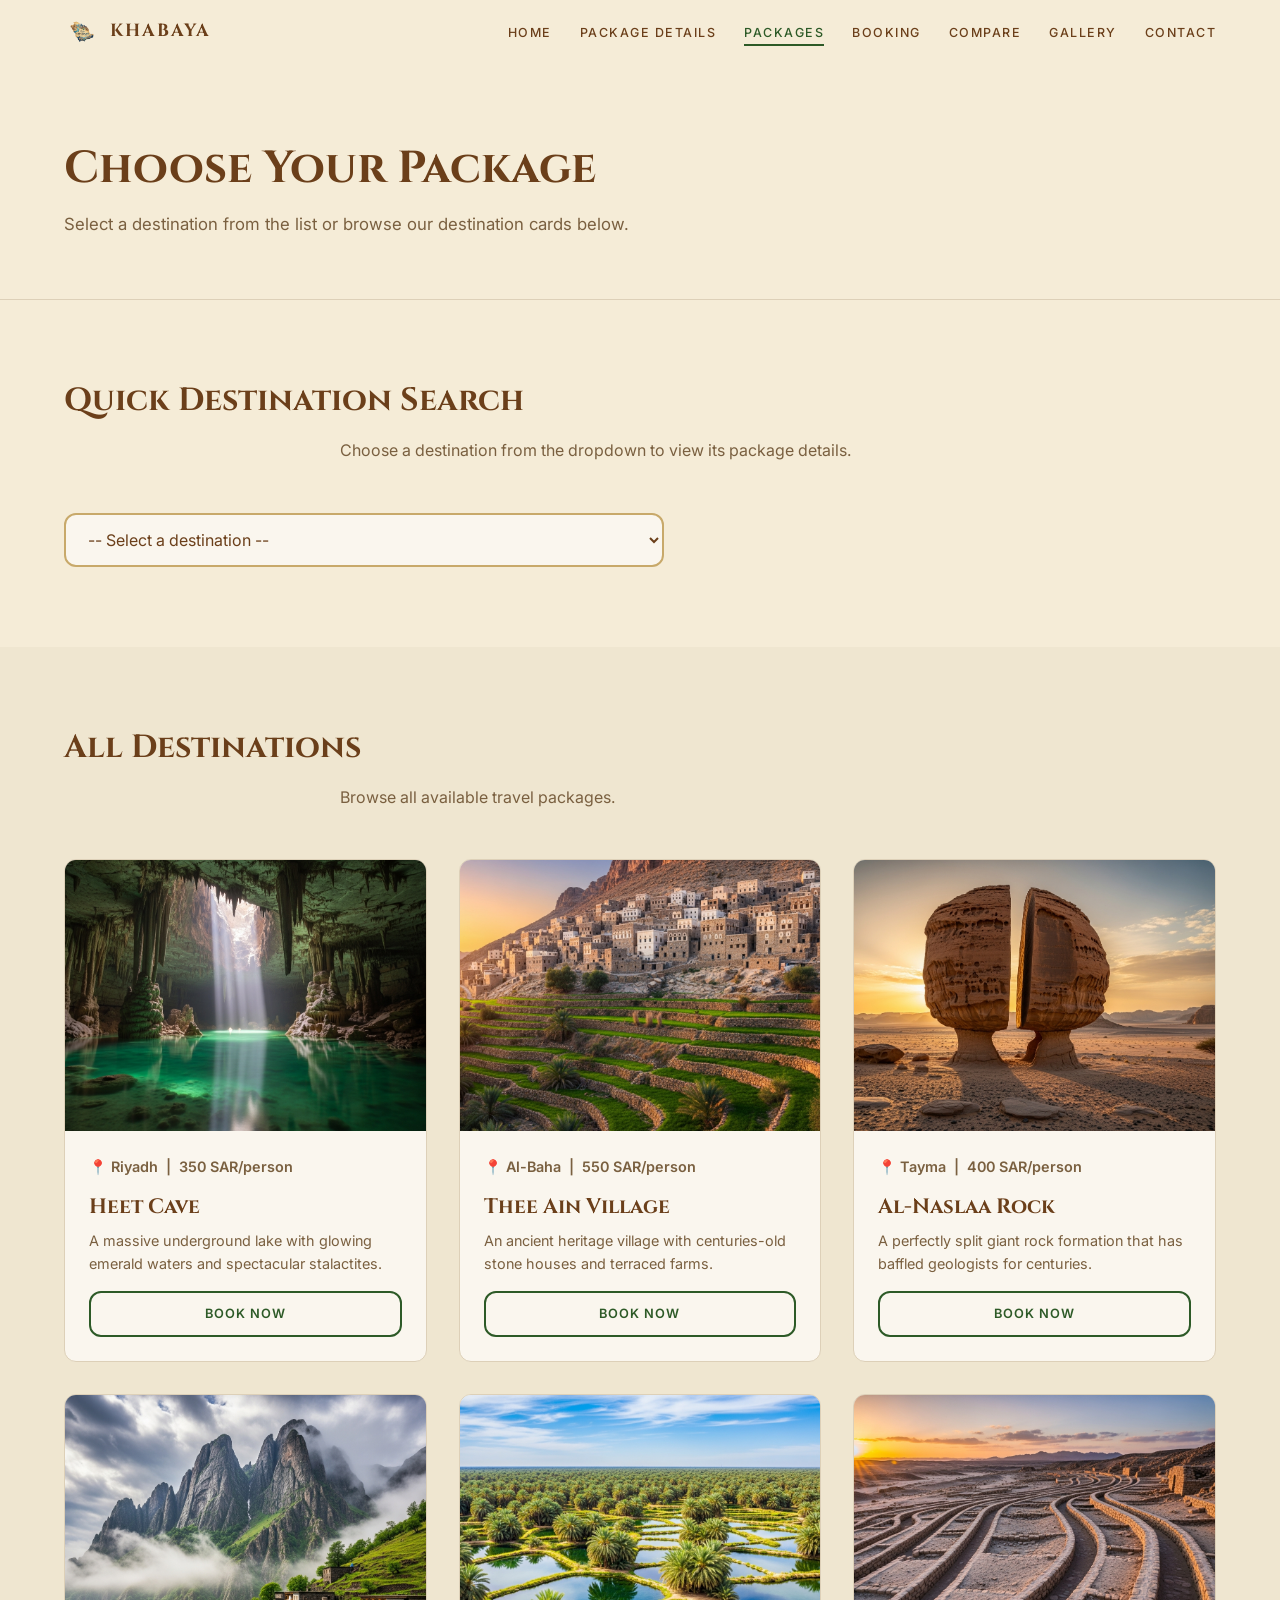
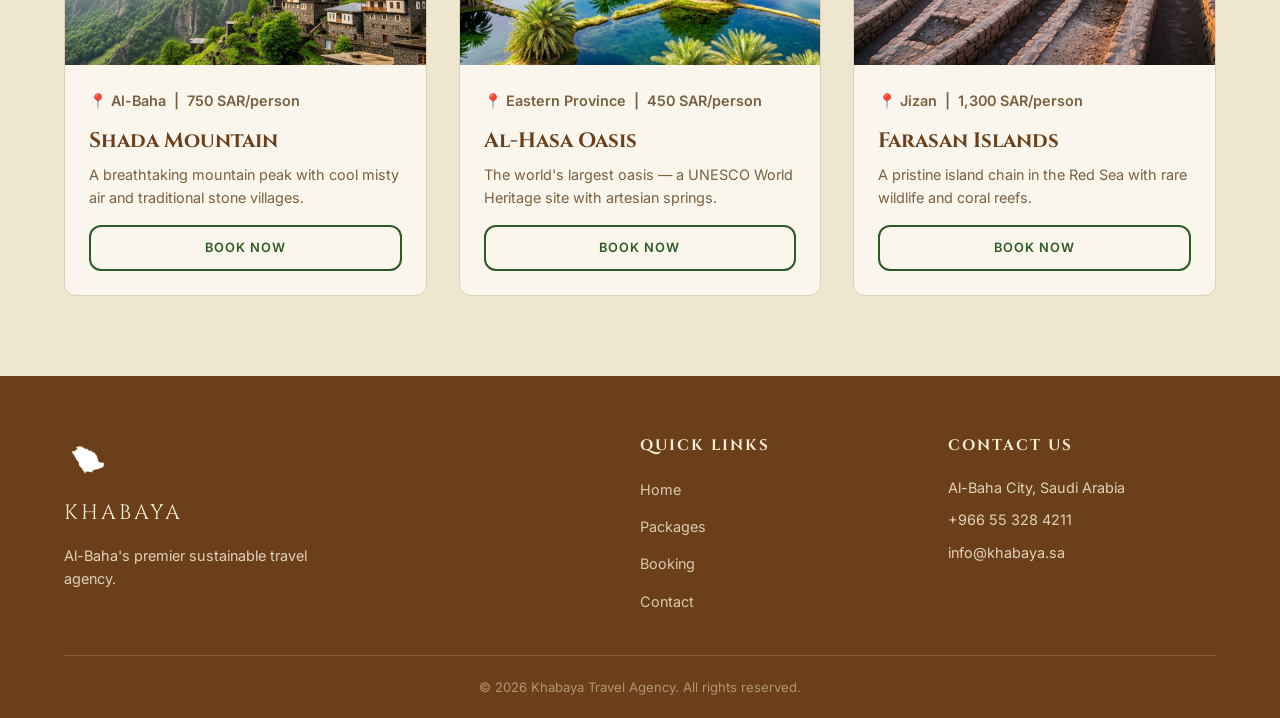
<file: packages.html>
<!DOCTYPE html>
<html lang="en">

<head>
    <meta charset="UTF-8">
    <meta name="viewport" content="width=device-width, initial-scale=1.0">
    <title>Packages - KHABAYA</title>
    <link rel="stylesheet" href="css/style.css">
    <link href="https://fonts.googleapis.com/css2?family=Cinzel:wght@400;600;700&family=Inter:wght@300;400;500;600&display=swap" rel="stylesheet">
</head>

<body>

    <!-- ======= شريط التنقل ======= -->
    <nav class="navbar scrolled" id="navbar">
        <div class="nav-container">
            <a href="index.html" class="nav-logo">
                <img src="images/logo.png" alt="Khabaya Logo">
                <span>KHABAYA</span>
            </a>
            <ul class="nav-links" id="navLinks">
                <li><a href="index.html">Home</a></li>
                <li><a href="package-details.html">Package Details</a></li>
                <li><a href="packages.html" class="active">Packages</a></li>
                <li><a href="booking.html">Booking</a></li>
                <li><a href="comparison.html">Compare</a></li>
                <li><a href="gallery.html">Gallery</a></li>
                <li><a href="contact.html">Contact</a></li>
            </ul>
            <button class="menu-btn" id="menuBtn" onclick="toggleMenu()">&#9776;</button>
        </div>
    </nav>

    <!-- ======= رأس الصفحة ======= -->
    <div class="page-header">
        <div class="container">
            <h1>Choose Your Package</h1>
            <p>Select a destination from the list or browse our destination cards below.</p>
        </div>
    </div>

    <!-- ======= اختيار الوجهة بالقائمة المنسدلة ======= -->
    <section class="section-padding">
        <div class="container">
            <h2>Quick Destination Search</h2>
            <p class="section-subtitle">Choose a destination from the dropdown to view its package details.</p>

            <div class="dest-search-box">
                <select id="quickDestSelect" onchange="quickDestinationSelect(this.value)">
                    <option value="">-- Select a destination --</option>
                    <option value="secrets">Secrets — Heet Cave (350 SAR/person)</option>
                    <option value="heritage">Heritage — Thee Ain Village (550 SAR/person)</option>
                    <option value="islands">Islands — Farasan Islands (1,300 SAR/person)</option>
                    <option value="earth">Earth Secrets — Al-Naslaa Rock (400 SAR/person)</option>
                    <option value="mountain">Natural Treasures — Shada Mountain (750 SAR/person)</option>
                    <option value="water">Water Springs — Al-Hasa Oasis (450 SAR/person)</option>
                </select>
                <div id="quickDestResult" class="quick-dest-result" style="display:none;"></div>
            </div>
        </div>
    </section>

    <!-- ======= بطاقات الوجهات ======= -->
    <section class="section-padding bg-light">
        <div class="container">
            <h2>All Destinations</h2>
            <p class="section-subtitle">Browse all available travel packages.</p>

            <div class="cards-grid" style="grid-template-columns: repeat(3, 1fr);">

                <div class="dest-card">
                    <div class="card-img-wrapper">
                        <img src="images/heet-cave.png" alt="Heet Cave">
                    </div>
                    <div class="card-body">
                        <p class="card-location">&#128205; Riyadh &nbsp;|&nbsp; 350 SAR/person</p>
                        <h3>Heet Cave</h3>
                        <p>A massive underground lake with glowing emerald waters and spectacular stalactites.</p>
                        <a href="booking.html" class="btn-outline">Book Now</a>
                    </div>
                </div>

                <div class="dest-card">
                    <div class="card-img-wrapper">
                        <img src="images/thee-ain.png" alt="Thee Ain Village">
                    </div>
                    <div class="card-body">
                        <p class="card-location">&#128205; Al-Baha &nbsp;|&nbsp; 550 SAR/person</p>
                        <h3>Thee Ain Village</h3>
                        <p>An ancient heritage village with centuries-old stone houses and terraced farms.</p>
                        <a href="booking.html" class="btn-outline">Book Now</a>
                    </div>
                </div>

                <div class="dest-card">
                    <div class="card-img-wrapper">
                        <img src="images/al-naslaa.png" alt="Al-Naslaa Rock">
                    </div>
                    <div class="card-body">
                        <p class="card-location">&#128205; Tayma &nbsp;|&nbsp; 400 SAR/person</p>
                        <h3>Al-Naslaa Rock</h3>
                        <p>A perfectly split giant rock formation that has baffled geologists for centuries.</p>
                        <a href="booking.html" class="btn-outline">Book Now</a>
                    </div>
                </div>

                <div class="dest-card">
                    <div class="card-img-wrapper">
                        <img src="images/shada-mountain.png" alt="Shada Mountain">
                    </div>
                    <div class="card-body">
                        <p class="card-location">&#128205; Al-Baha &nbsp;|&nbsp; 750 SAR/person</p>
                        <h3>Shada Mountain</h3>
                        <p>A breathtaking mountain peak with cool misty air and traditional stone villages.</p>
                        <a href="booking.html" class="btn-outline">Book Now</a>
                    </div>
                </div>

                <div class="dest-card">
                    <div class="card-img-wrapper">
                        <img src="images/al-hasa.png" alt="Al-Hasa Oasis">
                    </div>
                    <div class="card-body">
                        <p class="card-location">&#128205; Eastern Province &nbsp;|&nbsp; 450 SAR/person</p>
                        <h3>Al-Hasa Oasis</h3>
                        <p>The world's largest oasis — a UNESCO World Heritage site with artesian springs.</p>
                        <a href="booking.html" class="btn-outline">Book Now</a>
                    </div>
                </div>

                <div class="dest-card">
                    <div class="card-img-wrapper">
                        <img src="images/ain-zubaida.png" alt="Farasan Islands">
                    </div>
                    <div class="card-body">
                        <p class="card-location">&#128205; Jizan &nbsp;|&nbsp; 1,300 SAR/person</p>
                        <h3>Farasan Islands</h3>
                        <p>A pristine island chain in the Red Sea with rare wildlife and coral reefs.</p>
                        <a href="booking.html" class="btn-outline">Book Now</a>
                    </div>
                </div>

            </div>
        </div>
    </section>

    <!-- ======= الفوتر ======= -->
    <footer class="footer">
        <div class="container">
            <div class="footer-grid">
                <div class="footer-brand">
                    <img src="images/logo.png" alt="Logo" class="footer-logo">
                    <span>KHABAYA</span>
                    <p>Al-Baha's premier sustainable travel agency.</p>
                </div>
                <div class="footer-links">
                    <h4>Quick Links</h4>
                    <ul>
                        <li><a href="index.html">Home</a></li>
                        <li><a href="packages.html">Packages</a></li>
                        <li><a href="booking.html">Booking</a></li>
                        <li><a href="contact.html">Contact</a></li>
                    </ul>
                </div>
                <div class="footer-contact">
                    <h4>Contact Us</h4>
                    <p>Al-Baha City, Saudi Arabia</p>
                    <p>+966 55 328 4211</p>
                    <p>info@khabaya.sa</p>
                </div>
            </div>
            <div class="footer-bottom">
                <p>&copy; 2026 Khabaya Travel Agency. All rights reserved.</p>
            </div>
        </div>
    </footer>

    <script src="js/script.js"></script>
</body>
</html>
</file>
<file: css/style.css>
/* ================================================
   KHABAYA - Saudi Travel & Tourism
   ملف CSS الرئيسي للموقع
   مقرر: Web Page Development - CS-10401
   ================================================ */

/* ===== المتغيرات الأساسية (الألوان والخطوط) ===== */
:root {
    --color-primary:  #2D5A27;   /* الأخضر الغابي */
    --color-brown:    #6B3F1A;   /* البني الداكن */
    --color-beige:    #F5ECD7;   /* البيج الفاتح */
    --color-sand:     #C8A96A;   /* الرملي الذهبي */

    --font-heading: 'Cinzel', serif;
    --font-body:    'Inter', sans-serif;

    --radius: 12px;
    --transition: 0.3s ease;
    --shadow: 0 4px 20px rgba(0,0,0,0.10);
    --shadow-lg: 0 12px 40px rgba(0,0,0,0.15);
}

/* ===== إعادة ضبط الافتراضيات ===== */
* {
    margin: 0;
    padding: 0;
    box-sizing: border-box;
}

html {
    scroll-behavior: smooth;
}

body {
    font-family: var(--font-body);
    background-color: var(--color-beige);
    color: var(--color-brown);
    line-height: 1.7;
}

/* ===== مساعدات عامة ===== */
.container {
    max-width: 1200px;
    margin: 0 auto;
    padding: 0 24px;
}

.section-padding { padding: 80px 0; }
.bg-light        { background-color: #EFE6D0; }
.bg-green        { background-color: var(--color-primary); color: var(--color-beige); }
.text-center     { text-align: center; }

h1, h2, h3, h4 {
    font-family: var(--font-heading);
    line-height: 1.3;
}

h2 {
    font-size: 2rem;
    margin-bottom: 16px;
    color: var(--color-brown);
}

.bg-green h2 { color: var(--color-beige); }

.section-subtitle {
    color: #7a6040;
    font-size: 1rem;
    margin-bottom: 48px;
    max-width: 600px;
    margin-left: auto;
    margin-right: auto;
}

/* ===== الأزرار ===== */
.btn-primary {
    display: inline-block;
    background-color: var(--color-primary);
    color: #fff;
    padding: 14px 32px;
    border-radius: var(--radius);
    text-decoration: none;
    font-weight: 600;
    font-size: 0.85rem;
    letter-spacing: 1.5px;
    text-transform: uppercase;
    border: none;
    cursor: pointer;
    transition: background-color var(--transition), transform var(--transition);
}

.btn-primary:hover {
    background-color: #3D7A35;
    transform: translateY(-2px);
}

.btn-secondary {
    display: inline-block;
    background-color: var(--color-beige);
    color: var(--color-brown);
    padding: 14px 32px;
    border-radius: var(--radius);
    text-decoration: none;
    font-weight: 600;
    font-size: 0.85rem;
    letter-spacing: 1.5px;
    text-transform: uppercase;
    transition: background-color var(--transition);
}

.btn-secondary:hover { background-color: #E8D5B0; }

.btn-outline {
    display: inline-block;
    border: 2px solid var(--color-primary);
    color: var(--color-primary);
    padding: 10px 24px;
    border-radius: var(--radius);
    text-decoration: none;
    font-weight: 600;
    font-size: 0.8rem;
    letter-spacing: 1px;
    text-transform: uppercase;
    transition: background-color var(--transition), color var(--transition);
    width: 100%;
    text-align: center;
}

.btn-outline:hover {
    background-color: var(--color-primary);
    color: #fff;
}

.btn-full {
    width: 100%;
    text-align: center;
    padding: 16px;
    font-size: 1rem;
}

/* ================================================
   شريط التنقل
   ================================================ */
.navbar {
    position: fixed;
    top: 0; left: 0; right: 0;
    z-index: 1000;
    padding: 14px 0;
    transition: background-color var(--transition), box-shadow var(--transition);
}

.navbar.scrolled {
    background-color: rgba(245,236,215,0.97);
    box-shadow: 0 2px 20px rgba(0,0,0,0.1);
    padding: 8px 0;
}

.nav-container {
    max-width: 1200px;
    margin: 0 auto;
    padding: 0 24px;
    display: flex;
    justify-content: space-between;
    align-items: center;
}

.nav-logo {
    display: flex;
    align-items: center;
    gap: 10px;
    text-decoration: none;
    color: var(--color-brown);
    font-family: var(--font-heading);
    font-size: 1.1rem;
    font-weight: 700;
    letter-spacing: 2px;
}

.nav-logo img {
    width: 36px;
    height: 36px;
    object-fit: contain;
}

.nav-links {
    list-style: none;
    display: flex;
    gap: 28px;
}

.nav-links a {
    text-decoration: none;
    color: var(--color-brown);
    font-size: 0.78rem;
    font-weight: 500;
    letter-spacing: 1.5px;
    text-transform: uppercase;
    transition: color var(--transition);
    padding-bottom: 4px;
}

.nav-links a:hover,
.nav-links a.active {
    color: var(--color-primary);
    border-bottom: 2px solid var(--color-primary);
}

.menu-btn {
    display: none;
    font-size: 1.5rem;
    background: none;
    border: none;
    cursor: pointer;
    color: var(--color-brown);
}

/* ================================================
   قسم الهيرو
   ================================================ */
.hero {
    position: relative;
    height: 100vh;
    display: flex;
    align-items: center;
    justify-content: center;
    overflow: hidden;
    text-align: center;
}

.hero-img {
    position: absolute;
    inset: 0;
    width: 100%; height: 100%;
    object-fit: cover;
    object-position: center;
}

.hero-overlay {
    position: absolute;
    inset: 0;
    background-color: rgba(0,0,0,0.45);
    z-index: 1;
}

.hero-content {
    position: relative;
    z-index: 2;
    color: #fff;
    max-width: 800px;
    padding: 0 24px;
}

.arabic-title {
    font-size: 1rem;
    letter-spacing: 6px;
    margin-bottom: 16px;
    opacity: 0.9;
}

.hero-content h1 {
    font-family: var(--font-heading);
    font-size: clamp(3rem, 8vw, 6rem);
    color: #fff;
    margin-bottom: 20px;
    text-shadow: 2px 2px 10px rgba(0,0,0,0.3);
}

.hero-subtitle {
    font-size: 1.2rem;
    font-weight: 300;
    margin-bottom: 40px;
    opacity: 0.9;
}

.scroll-line {
    position: absolute;
    bottom: 40px;
    left: 50%;
    transform: translateX(-50%);
    width: 1px; height: 60px;
    background: linear-gradient(to bottom, rgba(255,255,255,0.7), transparent);
    z-index: 2;
    animation: scrollAnim 2s infinite;
}

@keyframes scrollAnim {
    0%   { opacity: 0; }
    50%  { opacity: 1; }
    100% { opacity: 0; }
}

/* ================================================
   شريط المعلومات (Info Bar)
   ================================================ */
.info-bar {
    background-color: var(--color-primary);
    padding: 16px 0;
}

.info-bar-grid {
    display: flex;
    justify-content: center;
    gap: 60px;
    flex-wrap: wrap;
}

.info-bar-item {
    display: flex;
    align-items: center;
    gap: 8px;
    color: rgba(245,236,215,0.9);
    font-size: 0.9rem;
}

/* ================================================
   قسم التعريف والرسالة
   ================================================ */
.intro { text-align: center; }

.welcome-msg {
    max-width: 750px;
    margin: 0 auto;
    font-size: 1.05rem;
    color: #6B5030;
}

/* ================================================
   بطاقات المجالات الأربعة
   ================================================ */
.domains-grid {
    display: grid;
    grid-template-columns: repeat(4, 1fr);
    gap: 24px;
    margin-top: 48px;
}

.domain-card {
    background-color: #FAF6EE;
    border: 1px solid #DDD0B8;
    border-radius: var(--radius);
    padding: 32px 24px;
    transition: transform var(--transition), box-shadow var(--transition);
}

.domain-card:hover {
    transform: translateY(-6px);
    box-shadow: var(--shadow);
}

.domain-icon {
    font-size: 2rem;
    margin-bottom: 16px;
    color: var(--color-primary);
}

.domain-card h3 {
    font-size: 1.1rem;
    margin-bottom: 12px;
    color: var(--color-brown);
}

.domain-card p {
    font-size: 0.9rem;
    color: #7a6040;
    margin-bottom: 20px;
    line-height: 1.6;
}

.card-link {
    color: var(--color-primary);
    text-decoration: none;
    font-weight: 600;
    font-size: 0.9rem;
    transition: letter-spacing var(--transition);
}

.card-link:hover { letter-spacing: 1px; }

/* ================================================
   القسم المميز
   ================================================ */
.featured-grid {
    display: grid;
    grid-template-columns: 1fr 1fr;
    gap: 60px;
    align-items: center;
}

.featured-text h2 { color: var(--color-beige); font-size: 2.5rem; }
.featured-text p  { color: rgba(245,236,215,0.85); font-size: 1.05rem; margin-bottom: 24px; }

.featured-list { list-style: none; margin-bottom: 32px; }
.featured-list li {
    padding: 8px 0;
    color: rgba(245,236,215,0.9);
    display: flex;
    align-items: center;
    gap: 10px;
}
.featured-list li::before {
    content: '';
    width: 8px; height: 8px;
    border-radius: 50%;
    background-color: var(--color-sand);
    flex-shrink: 0;
}

.featured-img-wrapper {
    border-radius: 16px;
    overflow: hidden;
    aspect-ratio: 4/3;
}

.featured-img-wrapper img {
    width: 100%; height: 100%;
    object-fit: cover;
}

/* ================================================
   CTA
   ================================================ */
.cta p {
    color: #7a6040;
    font-size: 1.05rem;
    margin-bottom: 32px;
    max-width: 500px;
    margin-left: auto;
    margin-right: auto;
}

/* ================================================
   رأس الصفحة الداخلية
   ================================================ */
.page-header {
    background-color: var(--color-beige);
    padding: 140px 0 60px;
    border-bottom: 1px solid #DDD0B8;
}

.page-header h1 { font-size: 2.8rem; color: var(--color-brown); margin-bottom: 12px; }
.page-header p  { color: #7a6040; font-size: 1.05rem; }

/* ================================================
   بطاقات الوجهات
   ================================================ */
.section-title-line {
    display: flex;
    align-items: center;
    gap: 20px;
    margin-bottom: 32px;
}
.section-title-line h2 { margin: 0; }
.section-title-line::after {
    content: '';
    flex: 1;
    height: 1px;
    background-color: #DDD0B8;
}

.cards-grid {
    display: grid;
    grid-template-columns: 1fr 1fr;
    gap: 32px;
}

.dest-card {
    background-color: #FAF6EE;
    border-radius: var(--radius);
    overflow: hidden;
    border: 1px solid #DDD0B8;
    transition: transform var(--transition), box-shadow var(--transition);
}

.dest-card:hover {
    transform: translateY(-6px);
    box-shadow: var(--shadow-lg);
}

.card-img-wrapper {
    aspect-ratio: 4/3;
    overflow: hidden;
}

.card-img-wrapper img {
    width: 100%; height: 100%;
    object-fit: cover;
    transition: transform 0.5s ease;
}

.dest-card:hover .card-img-wrapper img { transform: scale(1.08); }

.card-body {
    padding: 24px;
    display: flex;
    flex-direction: column;
    gap: 8px;
}

.card-location {
    color: var(--color-primary);
    font-size: 0.85rem;
    font-weight: 600;
}

.card-body h3 {
    font-size: 1.3rem;
    color: var(--color-brown);
    transition: color var(--transition);
}

.dest-card:hover .card-body h3 { color: var(--color-primary); }

.card-body p {
    color: #7a6040;
    font-size: 0.9rem;
    line-height: 1.6;
    margin-bottom: 8px;
}

/* ================================================
   جدول المقارنة
   ================================================ */
.table-wrapper {
    overflow-x: auto;
    margin-top: 40px;
    margin-bottom: 60px;
    border-radius: var(--radius);
    border: 1px solid #DDD0B8;
}

.comparison-table {
    width: 100%;
    border-collapse: collapse;
    font-size: 0.95rem;
}

.comparison-table th {
    background-color: var(--color-primary);
    color: #fff;
    padding: 16px 20px;
    text-align: left;
    font-family: var(--font-heading);
    font-size: 0.8rem;
    letter-spacing: 1px;
    text-transform: uppercase;
}

.comparison-table td {
    padding: 14px 20px;
    border-bottom: 1px solid #EFE6D0;
    color: var(--color-brown);
}

.comparison-table tr:last-child td { border-bottom: none; }
.comparison-table tr:hover { background-color: #F5ECD7; cursor: pointer; }

.highlighted-row { background-color: #EAF4E8; }
.highlighted-row td { font-weight: 600; color: var(--color-primary); }

.price { font-weight: 700; font-size: 1rem; color: var(--color-primary); }

/* ================================================
   بطاقات الباقات
   ================================================ */
.packages-grid {
    display: grid;
    grid-template-columns: repeat(3, 1fr);
    gap: 24px;
    margin-top: 40px;
}

.package-card {
    background-color: #FAF6EE;
    border: 1px solid #DDD0B8;
    border-radius: var(--radius);
    padding: 32px 24px;
    text-align: center;
    position: relative;
    transition: transform var(--transition), box-shadow var(--transition);
}

.package-card:hover {
    transform: translateY(-6px);
    box-shadow: var(--shadow);
}

.package-card.popular {
    border: 2px solid var(--color-primary);
    transform: scale(1.04);
    box-shadow: 0 8px 30px rgba(45,90,39,0.15);
}

.package-card.popular:hover { transform: scale(1.04) translateY(-4px); }

.popular-badge {
    position: absolute;
    top: -12px;
    left: 50%;
    transform: translateX(-50%);
    background-color: var(--color-primary);
    color: #fff;
    font-size: 0.7rem;
    font-weight: 700;
    letter-spacing: 1px;
    text-transform: uppercase;
    padding: 4px 16px;
    border-radius: 20px;
    white-space: nowrap;
}

.package-card h3 {
    font-size: 1.5rem;
    color: var(--color-brown);
    margin-bottom: 4px;
}

.pkg-subtitle { color: #7a6040; font-size: 0.9rem; margin-bottom: 20px; }

.pkg-price {
    font-size: 2rem;
    font-weight: 700;
    color: var(--color-brown);
    margin-bottom: 24px;
}

.pkg-features {
    list-style: none;
    text-align: left;
    margin-bottom: 28px;
}

.pkg-features li {
    padding: 8px 0;
    border-bottom: 1px solid #EFE6D0;
    font-size: 0.9rem;
}

.pkg-features li:last-child { border-bottom: none; }

/* ================================================
   نموذج الحجز والتواصل
   ================================================ */
.form-wrapper, .booking-form-wrapper, .contact-form-wrapper {
    background-color: #FAF6EE;
    border: 1px solid #DDD0B8;
    border-radius: 16px;
    padding: 40px;
    box-shadow: var(--shadow);
}

.form-row {
    display: grid;
    grid-template-columns: 1fr 1fr;
    gap: 20px;
}

.form-group {
    display: flex;
    flex-direction: column;
    gap: 6px;
    margin-bottom: 20px;
}

.form-group label {
    font-size: 0.9rem;
    font-weight: 600;
    color: var(--color-brown);
}

.form-group input,
.form-group select {
    padding: 12px 16px;
    border: 1px solid #C8A96A;
    border-radius: 8px;
    font-size: 0.95rem;
    font-family: var(--font-body);
    background-color: #FAF6EE;
    color: var(--color-brown);
    outline: none;
    transition: border-color var(--transition), box-shadow var(--transition);
}

.form-group input:focus,
.form-group select:focus {
    border-color: var(--color-primary);
    box-shadow: 0 0 0 3px rgba(45,90,39,0.1);
}

/* رسالة الخطأ لكل حقل */
.field-error {
    color: #c0392b;
    font-size: 0.82rem;
    min-height: 18px;
}

/* رسالة النجاح */
.success-message {
    margin-top: 20px;
    padding: 16px 24px;
    background-color: #EAF4E8;
    border: 1px solid var(--color-primary);
    border-radius: 8px;
    color: var(--color-primary);
    font-weight: 600;
    text-align: center;
}

/* ================================================
   صفحة الحجز — التصميم بعمودين
   ================================================ */
.booking-layout {
    display: grid;
    grid-template-columns: 1fr 380px;
    gap: 40px;
    align-items: start;
}

/* ===== حاسبة السعر ===== */
.calculator-box {
    background-color: var(--color-primary);
    color: var(--color-beige);
    border-radius: 16px;
    padding: 36px 28px;
    position: sticky;
    top: 100px;
}

.calculator-box h3 {
    font-size: 1.4rem;
    color: var(--color-beige);
    margin-bottom: 12px;
}

.calculator-box > p {
    font-size: 0.9rem;
    color: rgba(245,236,215,0.8);
    margin-bottom: 28px;
    line-height: 1.6;
}

.calc-display {
    background-color: rgba(0,0,0,0.2);
    border-radius: 10px;
    padding: 20px;
    margin-bottom: 20px;
}

.calc-row {
    display: flex;
    justify-content: space-between;
    padding: 8px 0;
    font-size: 0.95rem;
    color: rgba(245,236,215,0.9);
}

.calc-divider {
    height: 1px;
    background-color: rgba(245,236,215,0.3);
    margin: 8px 0;
}

.calc-total {
    font-size: 1.1rem;
    font-weight: 700;
    color: var(--color-beige);
}

#calcTotal {
    font-size: 1.3rem;
    color: var(--color-sand);
}

.calc-note {
    font-size: 0.78rem;
    color: rgba(245,236,215,0.6);
    margin-bottom: 20px;
    font-style: italic;
}

/* زر الحاسبة — يغير لونه عند الضغط */
.btn-calc {
    width: 100%;
    padding: 14px;
    background-color: var(--color-sand);
    color: var(--color-brown);
    border: none;
    border-radius: 8px;
    font-size: 0.95rem;
    font-weight: 700;
    cursor: pointer;
    letter-spacing: 1px;
    text-transform: uppercase;
    transition: background-color var(--transition), color var(--transition);
}

.btn-calc:hover {
    background-color: var(--color-beige);
}

/* عند تغيير اللون (يضاف بالـ JS) */
.btn-calc.highlighted {
    background-color: #fff;
    color: var(--color-primary);
}

/* رسالة اختيار الباقة */
.pkg-selected-msg {
    background-color: #EAF4E8;
    border-left: 4px solid var(--color-primary);
    padding: 12px 16px;
    border-radius: 6px;
    color: var(--color-primary);
    font-size: 0.9rem;
    font-weight: 600;
    margin-bottom: 4px;
}

/* ================================================
   صفحة تفاصيل الباقة
   ================================================ */
.pkg-selector {
    display: flex;
    align-items: center;
    gap: 16px;
    margin-bottom: 40px;
    flex-wrap: wrap;
}

.pkg-selector select {
    padding: 10px 16px;
    border: 1px solid #C8A96A;
    border-radius: 8px;
    font-size: 0.95rem;
    font-family: var(--font-body);
    background-color: #FAF6EE;
    color: var(--color-brown);
    outline: none;
    cursor: pointer;
}

.details-grid {
    display: grid;
    grid-template-columns: 1fr 1fr;
    gap: 60px;
    align-items: start;
}

.details-main-img {
    width: 100%;
    border-radius: 16px;
    object-fit: cover;
    aspect-ratio: 4/3;
    box-shadow: var(--shadow-lg);
}

.pkg-msg {
    margin-top: 16px;
    padding: 12px 16px;
    background-color: #EAF4E8;
    border-radius: 8px;
    color: var(--color-primary);
    font-weight: 600;
    font-size: 0.9rem;
}

.detail-badge {
    display: inline-block;
    background-color: var(--color-primary);
    color: #fff;
    font-size: 0.7rem;
    font-weight: 700;
    letter-spacing: 1px;
    text-transform: uppercase;
    padding: 4px 14px;
    border-radius: 20px;
    margin-bottom: 16px;
}

.pkg-subtitle-text {
    color: #7a6040;
    margin-bottom: 28px;
    font-size: 1rem;
}

.detail-items {
    display: flex;
    flex-direction: column;
    gap: 20px;
}

.detail-item {
    display: flex;
    align-items: flex-start;
    gap: 16px;
    padding-bottom: 20px;
    border-bottom: 1px solid #EFE6D0;
}

.detail-item:last-child { border-bottom: none; }

.detail-icon {
    font-size: 1.3rem;
    flex-shrink: 0;
    width: 32px;
    text-align: center;
}

.detail-item strong {
    display: block;
    font-size: 0.8rem;
    text-transform: uppercase;
    letter-spacing: 1px;
    color: var(--color-primary);
    margin-bottom: 4px;
}

.detail-item p {
    color: var(--color-brown);
    font-size: 0.95rem;
}

.price-highlight {
    font-size: 1.5rem;
    font-weight: 700;
    color: var(--color-primary);
}

/* ================================================
   صفحة الباقات — اختيار سريع
   ================================================ */
.dest-search-box {
    max-width: 600px;
}

.dest-search-box select {
    width: 100%;
    padding: 14px 18px;
    border: 2px solid var(--color-sand);
    border-radius: var(--radius);
    font-size: 1rem;
    font-family: var(--font-body);
    background-color: #FAF6EE;
    color: var(--color-brown);
    outline: none;
    cursor: pointer;
    transition: border-color var(--transition);
}

.dest-search-box select:focus { border-color: var(--color-primary); }

.quick-dest-result {
    margin-top: 16px;
    padding: 16px 20px;
    background-color: #EAF4E8;
    border-left: 4px solid var(--color-primary);
    border-radius: 8px;
    color: var(--color-brown);
    font-size: 0.95rem;
}

/* ================================================
   صفحة الغاليري
   ================================================ */
.gallery-filters {
    display: flex;
    gap: 12px;
    flex-wrap: wrap;
    margin-bottom: 40px;
}

.filter-btn {
    padding: 10px 24px;
    border: 2px solid #DDD0B8;
    border-radius: 50px;
    background-color: transparent;
    color: var(--color-brown);
    font-size: 0.85rem;
    font-weight: 600;
    cursor: pointer;
    transition: background-color var(--transition), border-color var(--transition), color var(--transition);
}

.filter-btn:hover,
.filter-btn.active {
    background-color: var(--color-primary);
    border-color: var(--color-primary);
    color: #fff;
}

.gallery-grid {
    display: grid;
    grid-template-columns: repeat(3, 1fr);
    gap: 20px;
}

.gallery-item {
    position: relative;
    aspect-ratio: 4/3;
    border-radius: var(--radius);
    overflow: hidden;
    cursor: pointer;
}

.gallery-item img {
    width: 100%; height: 100%;
    object-fit: cover;
    transition: transform 0.5s ease;
}

.gallery-item:hover img { transform: scale(1.08); }

.gallery-overlay {
    position: absolute;
    bottom: 0; left: 0; right: 0;
    background: linear-gradient(to top, rgba(0,0,0,0.7), transparent);
    padding: 20px 16px 16px;
    color: #fff;
    transform: translateY(100%);
    transition: transform var(--transition);
}

.gallery-item:hover .gallery-overlay { transform: translateY(0); }

.gallery-overlay p {
    font-weight: 600;
    font-size: 1rem;
    margin-bottom: 2px;
}

.gallery-overlay small {
    font-size: 0.8rem;
    opacity: 0.8;
}

/* عنصر مخفي (فلتر) */
.gallery-item.hidden { display: none; }

/* ===== Lightbox ===== */
.lightbox {
    display: none;
    position: fixed;
    inset: 0;
    background-color: rgba(0,0,0,0.88);
    z-index: 9999;
    align-items: center;
    justify-content: center;
}

.lightbox.open {
    display: flex;
}

.lightbox-content {
    text-align: center;
    max-width: 800px;
    width: 90%;
}

.lightbox-content img {
    width: 100%;
    border-radius: 12px;
    max-height: 70vh;
    object-fit: contain;
}

.lightbox-content p {
    color: #fff;
    font-size: 1.1rem;
    margin-top: 16px;
    font-weight: 600;
}

.lightbox-close {
    margin-top: 20px;
    padding: 10px 28px;
    background-color: #fff;
    color: var(--color-brown);
    border: none;
    border-radius: 8px;
    font-size: 0.9rem;
    font-weight: 600;
    cursor: pointer;
    transition: background-color var(--transition);
}

.lightbox-close:hover { background-color: var(--color-beige); }

/* ================================================
   صفحة التواصل
   ================================================ */
.contact-grid {
    display: grid;
    grid-template-columns: 1fr 1fr;
    gap: 60px;
}

.contact-info {
    display: flex;
    flex-direction: column;
    gap: 28px;
}

.contact-item {
    display: flex;
    align-items: flex-start;
    gap: 16px;
}

.contact-icon {
    width: 48px; height: 48px;
    background-color: rgba(45,90,39,0.1);
    border-radius: 50%;
    display: flex;
    align-items: center;
    justify-content: center;
    font-size: 1.2rem;
    flex-shrink: 0;
}

.contact-item h3 { font-size: 1rem; margin-bottom: 4px; }
.contact-item p  { color: #7a6040; font-size: 0.95rem; }

.contact-map-img {
    border-radius: var(--radius);
    overflow: hidden;
    aspect-ratio: 16/9;
}

.contact-map-img img {
    width: 100%; height: 100%;
    object-fit: cover;
    filter: grayscale(30%);
    transition: filter var(--transition);
}

.contact-map-img img:hover { filter: grayscale(0%); }

.contact-form-wrapper h2 { margin-bottom: 8px; }
.contact-form-wrapper > p { color: #7a6040; font-size: 0.9rem; margin-bottom: 28px; }

/* ===== روابط السوشيال ===== */
.social-section { }
.social-section h3 { margin-bottom: 16px; }

.social-icons-large {
    display: flex;
    flex-direction: column;
    gap: 12px;
}

.social-icon-link {
    display: flex;
    align-items: center;
    gap: 12px;
    text-decoration: none;
    color: var(--color-brown);
    font-size: 0.95rem;
    font-weight: 500;
    padding: 10px 16px;
    border-radius: 8px;
    border: 1px solid #DDD0B8;
    transition: background-color var(--transition), border-color var(--transition);
}

.social-icon-link:hover {
    background-color: var(--color-primary);
    color: #fff;
    border-color: var(--color-primary);
}

.social-icon-link span:first-child { font-size: 1.2rem; }

/* روابط السوشيال في الفوتر */
.social-links {
    display: flex;
    gap: 12px;
    margin-top: 12px;
}

.social-links a {
    font-size: 1.3rem;
    color: rgba(245,236,215,0.7);
    transition: color var(--transition);
    text-decoration: none;
}

.social-links a:hover { color: var(--color-sand); }

/* ================================================
   الفوتر
   ================================================ */
.footer {
    background-color: var(--color-brown);
    color: rgba(245,236,215,0.85);
    padding: 60px 0 0;
}

.footer-grid {
    display: grid;
    grid-template-columns: 2fr 1fr 1fr;
    gap: 40px;
    padding-bottom: 40px;
}

.footer-brand {
    display: flex;
    flex-direction: column;
    gap: 12px;
}

.footer-logo {
    width: 48px; height: 48px;
    object-fit: contain;
    filter: brightness(0) invert(1);
}

.footer-brand span {
    font-family: var(--font-heading);
    font-size: 1.3rem;
    color: var(--color-beige);
    letter-spacing: 3px;
}

.footer-brand p {
    font-size: 0.9rem;
    max-width: 280px;
    line-height: 1.6;
}

.footer-links h4,
.footer-contact h4 {
    font-size: 0.95rem;
    color: var(--color-beige);
    margin-bottom: 20px;
    letter-spacing: 2px;
    text-transform: uppercase;
}

.footer-links ul {
    list-style: none;
    display: flex;
    flex-direction: column;
    gap: 10px;
}

.footer-links a {
    text-decoration: none;
    color: rgba(245,236,215,0.8);
    font-size: 0.9rem;
    transition: color var(--transition);
}

.footer-links a:hover { color: var(--color-sand); }

.footer-contact p {
    font-size: 0.9rem;
    margin-bottom: 8px;
}

.footer-bottom {
    border-top: 1px solid rgba(245,236,215,0.2);
    padding: 20px 0;
    text-align: center;
    font-size: 0.82rem;
    color: rgba(245,236,215,0.5);
}

/* ================================================
   تأثير ظهور العناصر (Scroll Animation)
   ================================================ */
.fade-in {
    opacity: 0;
    transform: translateY(24px);
    transition: opacity 0.5s ease, transform 0.5s ease;
}

.fade-in.visible {
    opacity: 1;
    transform: translateY(0);
}

/* ================================================
   التجاوب — شاشة تابلت وموبايل
   ================================================ */
@media (max-width: 1024px) {
    .domains-grid     { grid-template-columns: repeat(2, 1fr); }
    .packages-grid    { grid-template-columns: repeat(2, 1fr); }
    .booking-layout   { grid-template-columns: 1fr; }
    .calculator-box   { position: static; }
    .footer-grid      { grid-template-columns: 1fr 1fr; }
    .gallery-grid     { grid-template-columns: repeat(2, 1fr); }
}

@media (max-width: 768px) {
    .nav-links {
        display: none;
        position: absolute;
        top: 100%; left: 0; right: 0;
        background-color: var(--color-beige);
        flex-direction: column;
        padding: 16px;
        box-shadow: 0 4px 20px rgba(0,0,0,0.1);
        gap: 0;
    }
    .nav-links.open  { display: flex; }
    .nav-links li a  { display: block; padding: 12px 16px; border-bottom: 1px solid #EFE6D0; }
    .menu-btn        { display: block; }

    .hero-content h1 { font-size: 3rem; }

    .featured-grid,
    .cards-grid,
    .details-grid,
    .contact-grid,
    .form-row        { grid-template-columns: 1fr; }

    .domains-grid    { grid-template-columns: 1fr; }
    .packages-grid   { grid-template-columns: 1fr; }
    .gallery-grid    { grid-template-columns: 1fr; }
    .package-card.popular { transform: none; }

    .footer-grid     { grid-template-columns: 1fr; }
    .form-wrapper,
    .booking-form-wrapper,
    .contact-form-wrapper { padding: 24px 16px; }

    .info-bar-grid   { gap: 20px; flex-direction: column; align-items: center; }
}
</file>
